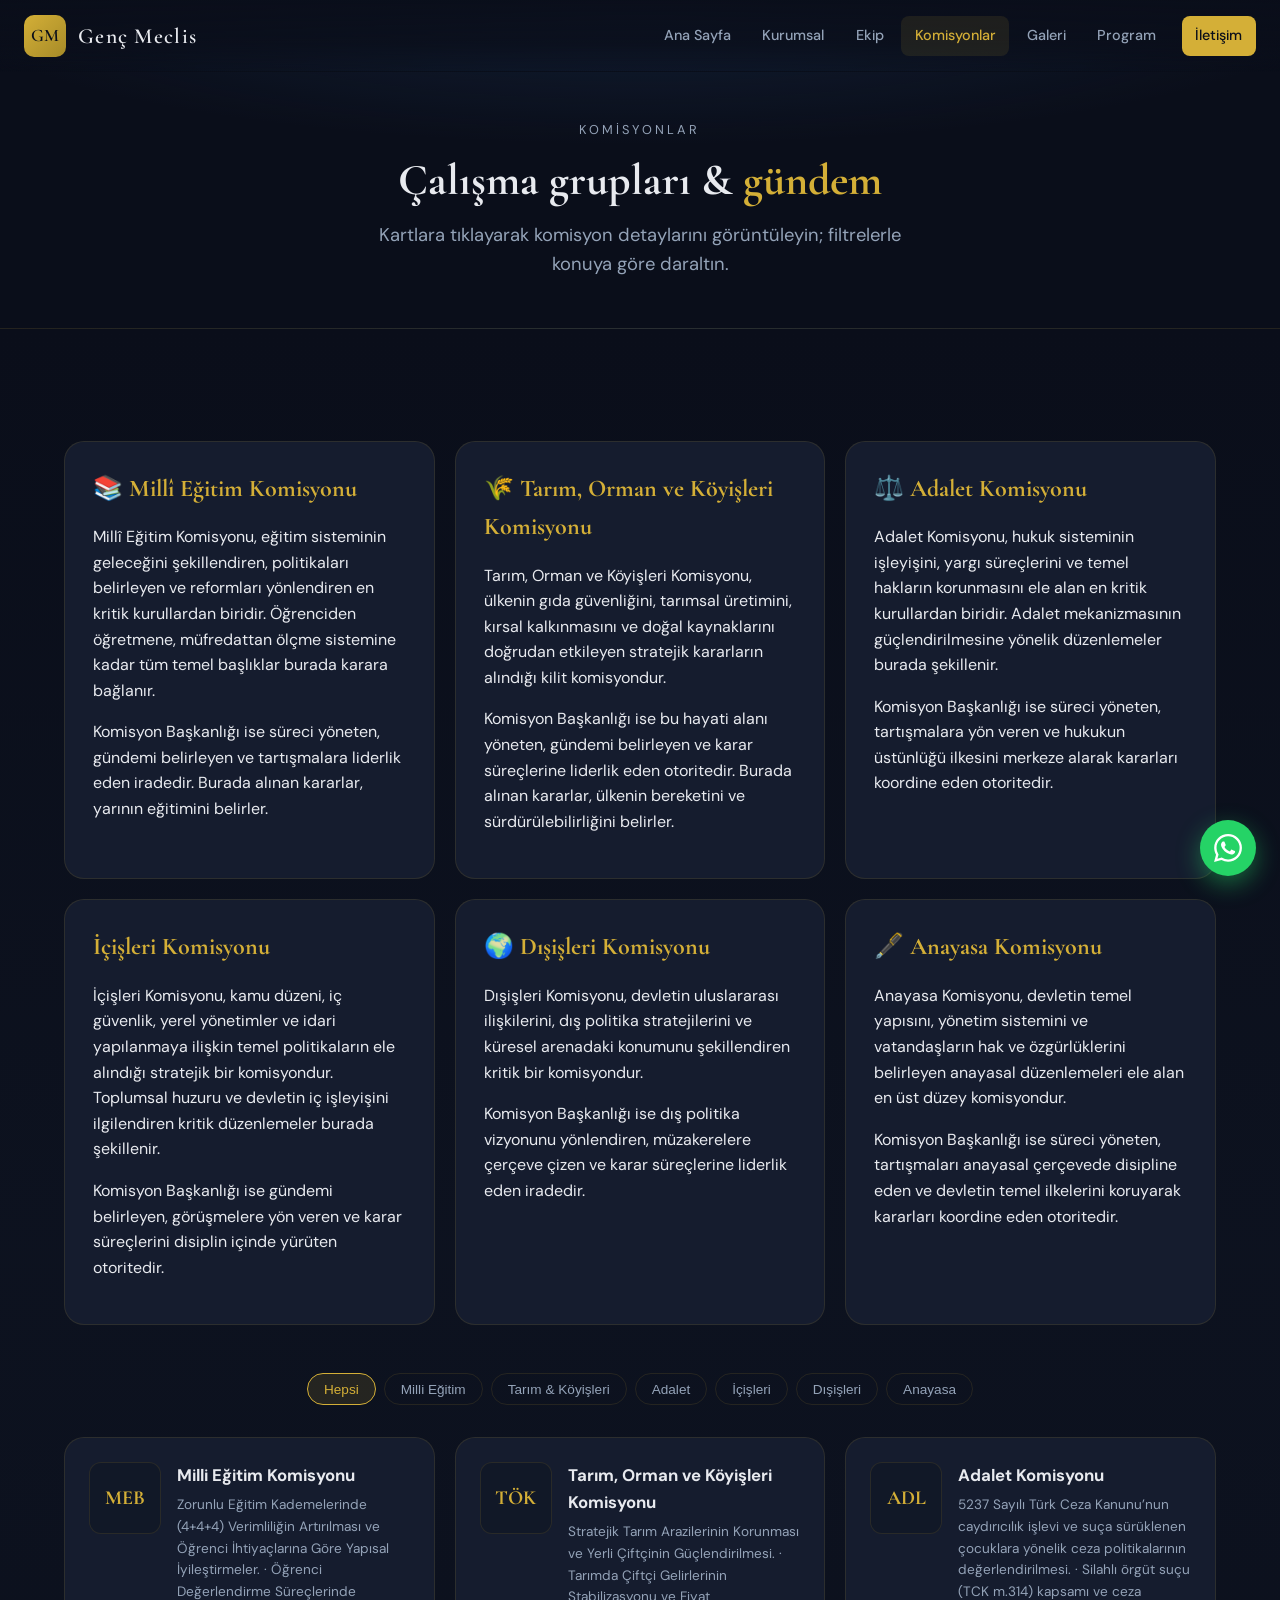
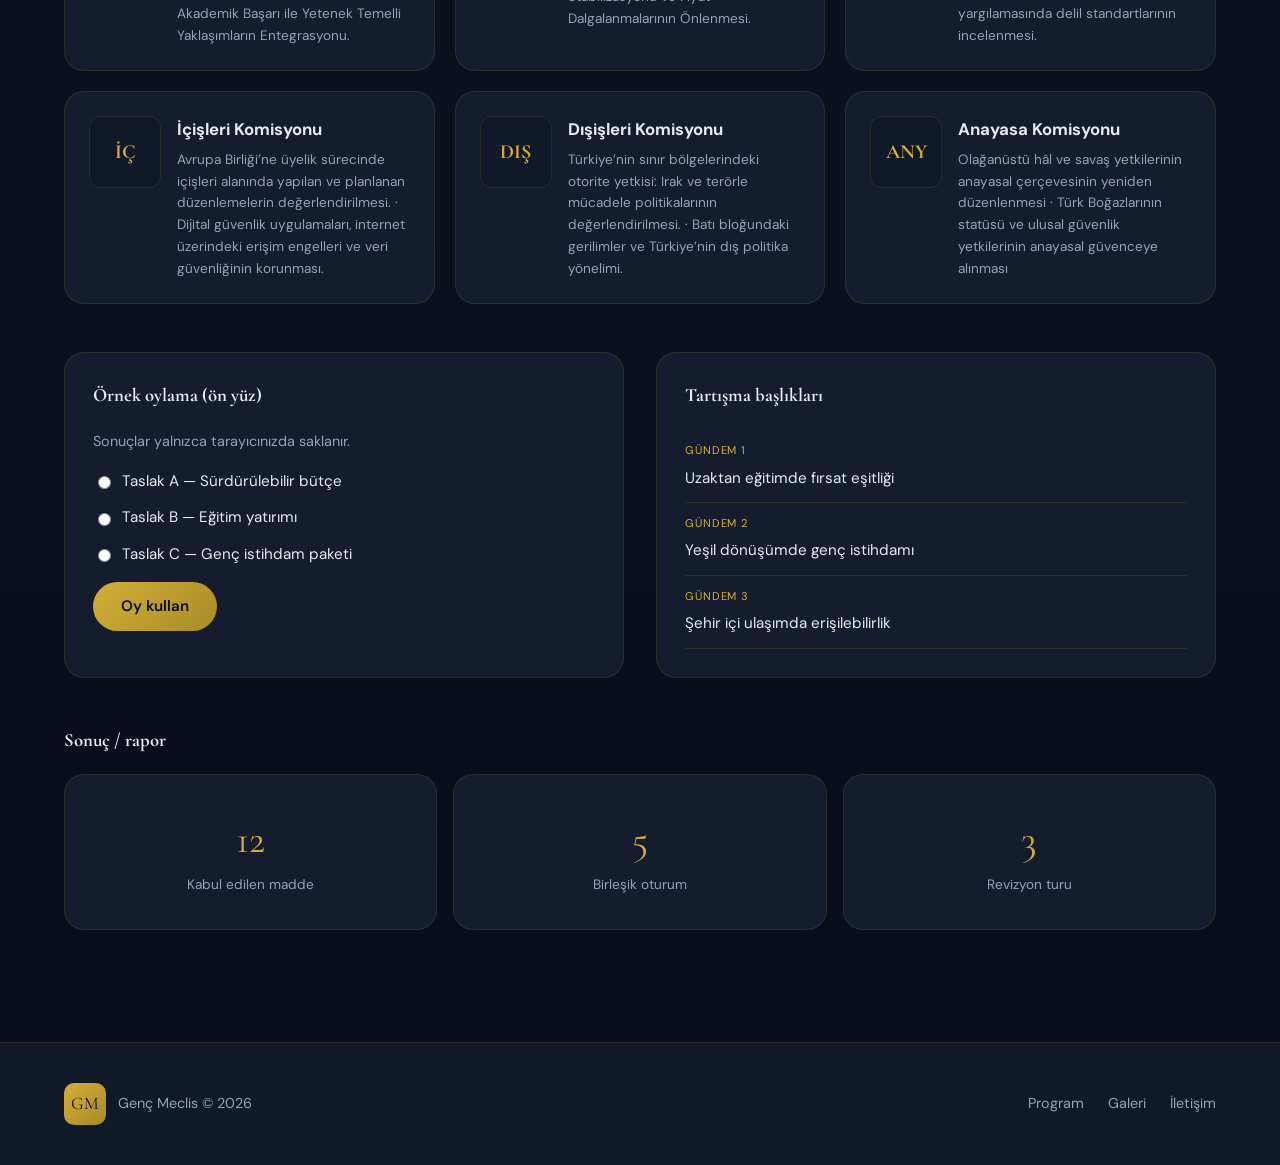
<file: commissions.html>
<!DOCTYPE html>
<html lang="tr">
<head>
  <meta charset="UTF-8">
  <meta name="viewport" content="width=device-width, initial-scale=1.0">
  <meta name="description" content="Komisyonlar, gündem ve demo oylama — Genç Meclis Simülasyonu.">
  <title>Komisyonlar | Genç Meclis Simülasyonu Programı</title>
  <link rel="preconnect" href="https://fonts.googleapis.com">
  <link rel="preconnect" href="https://fonts.gstatic.com" crossorigin>
  <link href="https://fonts.googleapis.com/css2?family=Cormorant+Garamond:ital,wght@0,400;0,600;0,700;1,400&family=DM+Sans:ital,opsz,wght@0,9..40,300;0,9..40,400;0,9..40,500;0,9..40,600;0,9..40,700;1,9..40,400&display=swap" rel="stylesheet">
  <link rel="stylesheet" href="css/style.css">
</head>
<body data-page="commissions">
  <div id="page-loader" class="page-loader" aria-hidden="true">
    <div class="loader-inner"><div class="loader-emblem"></div><p class="loader-text">Genç Meclis</p><div class="loader-bar"><span class="loader-bar-fill"></span></div></div>
  </div>
  <a href="#main-content" class="skip-link">İçeriğe geç</a>
  <div class="site-top" id="site-header">
    <div class="site-top__bg" aria-hidden="true"></div>
    <div class="header-inner">
      <a href="index.html" class="logo-link"><span class="logo-mark">GM</span><span class="logo-text">Genç Meclis</span></a>
      <button type="button" class="nav-toggle" id="nav-toggle" aria-expanded="false" aria-controls="primary-nav" aria-label="Menü"><span></span><span></span><span></span></button>
      <nav class="primary-nav" id="primary-nav" aria-label="Ana menü">
        <ul>
          <li><a href="index.html" class="nav-link">Ana Sayfa</a></li>
          <li><a href="about.html" class="nav-link">Kurumsal</a></li>
          <li><a href="team.html" class="nav-link">Ekip</a></li>
          <li><a href="commissions.html" class="nav-link is-active" aria-current="page">Komisyonlar</a></li>
          <li><a href="gallery.html" class="nav-link">Galeri</a></li>
          <li><a href="program.html" class="nav-link">Program</a></li>
          <li><a href="contact.html" class="nav-link nav-cta">İletişim</a></li>
        </ul>
      </nav>
    </div>
  </div>
  <div class="nav-backdrop" id="nav-backdrop" aria-hidden="true"></div>

  <main id="main-content">
    <section class="page-hero">
      <p class="hero-kicker">Komisyonlar</p>
      <h1 class="hero-title">Çalışma grupları &amp; <span class="gold">gündem</span></h1>
      <p class="hero-subtitle">Kartlara tıklayarak komisyon detaylarını görüntüleyin; filtrelerle konuya göre daraltın.</p>
    </section>

    <section class="section commissions-section">
      <div class="container">
        <div class="vm-grid reveal">
          <article class="vm-card">
            <h3>📚 Millî Eğitim Komisyonu</h3>
            <p>Millî Eğitim Komisyonu, eğitim sisteminin geleceğini şekillendiren, politikaları belirleyen ve reformları yönlendiren en kritik kurullardan biridir. Öğrenciden öğretmene, müfredattan ölçme sistemine kadar tüm temel başlıklar burada karara bağlanır.</p>
            <p>Komisyon Başkanlığı ise süreci yöneten, gündemi belirleyen ve tartışmalara liderlik eden iradedir. Burada alınan kararlar, yarının eğitimini belirler.</p>
          </article>
          <article class="vm-card">
            <h3>🌾 Tarım, Orman ve Köyişleri Komisyonu</h3>
            <p>Tarım, Orman ve Köyişleri Komisyonu, ülkenin gıda güvenliğini, tarımsal üretimini, kırsal kalkınmasını ve doğal kaynaklarını doğrudan etkileyen stratejik kararların alındığı kilit komisyondur.</p>
            <p>Komisyon Başkanlığı ise bu hayati alanı yöneten, gündemi belirleyen ve karar süreçlerine liderlik eden otoritedir. Burada alınan kararlar, ülkenin bereketini ve sürdürülebilirliğini belirler.</p>
          </article>
          <article class="vm-card">
            <h3>⚖️ Adalet Komisyonu</h3>
            <p>Adalet Komisyonu, hukuk sisteminin işleyişini, yargı süreçlerini ve temel hakların korunmasını ele alan en kritik kurullardan biridir. Adalet mekanizmasının güçlendirilmesine yönelik düzenlemeler burada şekillenir.</p>
            <p>Komisyon Başkanlığı ise süreci yöneten, tartışmalara yön veren ve hukukun üstünlüğü ilkesini merkeze alarak kararları koordine eden otoritedir.</p>
          </article>
          <article class="vm-card">
            <h3>İçişleri Komisyonu</h3>
            <p>İçişleri Komisyonu, kamu düzeni, iç güvenlik, yerel yönetimler ve idari yapılanmaya ilişkin temel politikaların ele alındığı stratejik bir komisyondur. Toplumsal huzuru ve devletin iç işleyişini ilgilendiren kritik düzenlemeler burada şekillenir.</p>
            <p>Komisyon Başkanlığı ise gündemi belirleyen, görüşmelere yön veren ve karar süreçlerini disiplin içinde yürüten otoritedir.</p>
          </article>
          <article class="vm-card">
            <h3>🌍 Dışişleri Komisyonu</h3>
            <p>Dışişleri Komisyonu, devletin uluslararası ilişkilerini, dış politika stratejilerini ve küresel arenadaki konumunu şekillendiren kritik bir komisyondur.</p>
            <p>Komisyon Başkanlığı ise dış politika vizyonunu yönlendiren, müzakerelere çerçeve çizen ve karar süreçlerine liderlik eden iradedir.</p>
          </article>
          <article class="vm-card">
            <h3>🖋️ Anayasa Komisyonu</h3>
            <p>Anayasa Komisyonu, devletin temel yapısını, yönetim sistemini ve vatandaşların hak ve özgürlüklerini belirleyen anayasal düzenlemeleri ele alan en üst düzey komisyondur.</p>
            <p>Komisyon Başkanlığı ise süreci yöneten, tartışmaları anayasal çerçevede disipline eden ve devletin temel ilkelerini koruyarak kararları koordine eden otoritedir.</p>
          </article>
        </div>

        <div class="commission-filters reveal">
          <button type="button" class="chip active" data-comm-filter="all">Hepsi</button>
          <button type="button" class="chip" data-comm-filter="meb">Milli Eğitim</button>
          <button type="button" class="chip" data-comm-filter="tarim">Tarım &amp; Köyişleri</button>
          <button type="button" class="chip" data-comm-filter="adalet">Adalet</button>
          <button type="button" class="chip" data-comm-filter="icisleri">İçişleri</button>
          <button type="button" class="chip" data-comm-filter="disisleri">Dışişleri</button>
          <button type="button" class="chip" data-comm-filter="anayasa">Anayasa</button>
        </div>
        <div class="commission-grid" id="commission-grid"></div>

        <div class="comm-extra reveal">
          <div class="voting-panel">
            <h3>Örnek oylama (ön yüz)</h3>
            <p class="muted">Sonuçlar yalnızca tarayıcınızda saklanır.</p>
            <div class="vote-options" id="vote-options">
              <label><input type="radio" name="demo-vote" value="A"> Taslak A — Sürdürülebilir bütçe</label>
              <label><input type="radio" name="demo-vote" value="B"> Taslak B — Eğitim yatırımı</label>
              <label><input type="radio" name="demo-vote" value="C"> Taslak C — Genç istihdam paketi</label>
            </div>
            <button type="button" class="btn btn-primary" id="submit-vote">Oy kullan</button>
            <p class="vote-result" id="vote-result" aria-live="polite"></p>
          </div>
          <div class="discussion-panel">
            <h3>Tartışma başlıkları</h3>
            <ul class="topic-list">
              <li><span class="topic-pill">Gündem 1</span> Uzaktan eğitimde fırsat eşitliği</li>
              <li><span class="topic-pill">Gündem 2</span> Yeşil dönüşümde genç istihdamı</li>
              <li><span class="topic-pill">Gündem 3</span> Şehir içi ulaşımda erişilebilirlik</li>
            </ul>
          </div>
        </div>

        <div class="results-block reveal">
          <h3>Sonuç / rapor</h3>
          <div class="results-grid">
            <div class="result-card"><span class="result-stat">12</span><span class="result-label">Kabul edilen madde</span></div>
            <div class="result-card"><span class="result-stat">5</span><span class="result-label">Birleşik oturum</span></div>
            <div class="result-card"><span class="result-stat">3</span><span class="result-label">Revizyon turu</span></div>
          </div>
        </div>
      </div>
    </section>
  </main>

  <footer class="site-footer">
    <div class="container footer-inner">
      <div class="footer-brand"><span class="logo-mark">GM</span><span>Genç Meclis © <span id="year"></span></span></div>
      <nav class="footer-nav"><a href="program.html">Program</a><a href="gallery.html">Galeri</a><a href="contact.html">İletişim</a></nav>
    </div>
  </footer>
  <a href="https://wa.me/905551234567" class="whatsapp-float" target="_blank" rel="noopener noreferrer" aria-label="WhatsApp"><svg width="28" height="28" viewBox="0 0 24 24" fill="currentColor" aria-hidden="true"><path d="M17.472 14.382c-.297-.149-1.758-.867-2.03-.967-.273-.099-.471-.148-.67.15-.197.297-.767.966-.94 1.164-.173.199-.347.223-.644.075-.297-.15-1.255-.463-2.39-1.475-.883-.788-1.48-1.761-1.653-2.059-.173-.297-.018-.458.13-.606.134-.133.298-.347.446-.52.149-.174.198-.298.298-.497.099-.198.05-.371-.025-.52-.075-.149-.669-1.612-.916-2.207-.242-.579-.487-.5-.669-.51-.173-.008-.371-.01-.57-.01-.198 0-.52.074-.792.372-.272.297-1.04 1.016-1.04 2.479 0 1.462 1.065 2.875 1.213 3.074.149.198 2.096 3.2 5.077 4.487.709.306 1.262.489 1.694.625.712.227 1.36.195 1.871.118.571-.085 1.758-.719 2.006-1.413.248-.694.248-1.289.173-1.413-.074-.124-.272-.198-.57-.347m-5.421 7.403h-.004a9.87 9.87 0 01-5.031-1.378l-.361-.214-3.741.982.998-3.648-.235-.374a9.86 9.86 0 01-1.51-5.26c.001-5.45 4.436-9.884 9.888-9.884 2.64 0 5.122 1.03 6.988 2.898a9.825 9.825 0 012.893 6.994c-.003 5.45-4.435 9.884-9.885 9.884m8.413-18.297A11.815 11.815 0 0012.05 0C5.495 0 .16 5.335.157 11.892c0 2.096.547 4.142 1.588 5.945L.057 24l6.305-1.654a11.882 11.882 0 005.683 1.448h.005c6.554 0 11.89-5.335 11.893-11.893a11.821 11.821 0 00-3.48-8.413z"/></svg></a>

  <div class="modal-root" id="modal-root" aria-hidden="true">
    <div class="modal-backdrop" data-close-modal></div>
    <div class="modal-dialog" role="dialog" aria-modal="true" aria-labelledby="modal-title">
      <button type="button" class="modal-close" data-close-modal aria-label="Kapat">&times;</button>
      <h2 id="modal-title" class="modal-title"></h2>
      <div class="modal-body" id="modal-body"></div>
    </div>
  </div>
  <script src="js/script.js" defer></script>
</body>
</html>
</file>
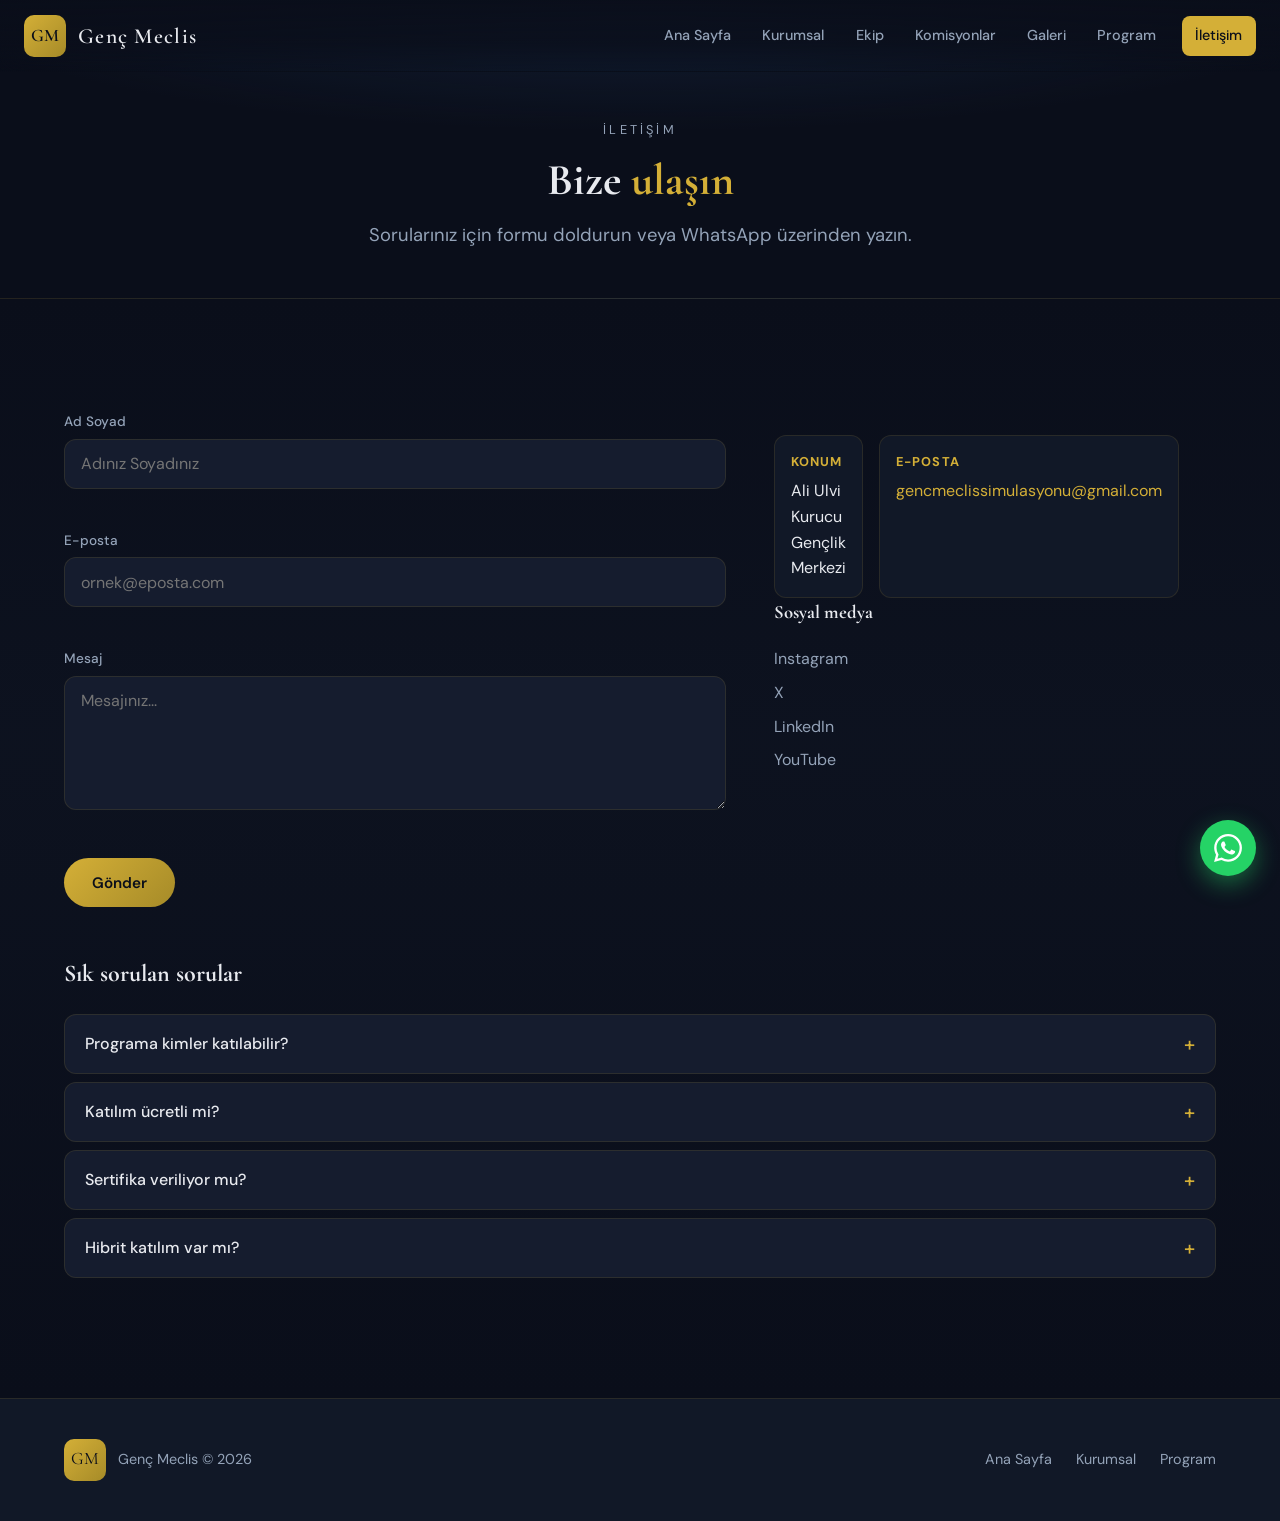
<file: contact.html>
<!DOCTYPE html>
<html lang="tr">
<head>
  <meta charset="UTF-8">
  <meta name="viewport" content="width=device-width, initial-scale=1.0">
  <meta name="description" content="İletişim formu ve SSS — Genç Meclis Simülasyonu.">
  <title>İletişim | Genç Meclis Simülasyonu Programı</title>
  <link rel="preconnect" href="https://fonts.googleapis.com">
  <link rel="preconnect" href="https://fonts.gstatic.com" crossorigin>
  <link href="https://fonts.googleapis.com/css2?family=Cormorant+Garamond:ital,wght@0,400;0,600;0,700;1,400&family=DM+Sans:ital,opsz,wght@0,9..40,300;0,9..40,400;0,9..40,500;0,9..40,600;0,9..40,700;1,9..40,400&display=swap" rel="stylesheet">
  <link rel="stylesheet" href="css/style.css">
</head>
<body data-page="contact">
  <div id="page-loader" class="page-loader" aria-hidden="true">
    <div class="loader-inner"><div class="loader-emblem"></div><p class="loader-text">Genç Meclis</p><div class="loader-bar"><span class="loader-bar-fill"></span></div></div>
  </div>
  <a href="#main-content" class="skip-link">İçeriğe geç</a>
  <div class="site-top" id="site-header">
    <div class="site-top__bg" aria-hidden="true"></div>
    <div class="header-inner">
      <a href="index.html" class="logo-link"><span class="logo-mark">GM</span><span class="logo-text">Genç Meclis</span></a>
      <button type="button" class="nav-toggle" id="nav-toggle" aria-expanded="false" aria-controls="primary-nav" aria-label="Menü"><span></span><span></span><span></span></button>
      <nav class="primary-nav" id="primary-nav" aria-label="Ana menü">
        <ul>
          <li><a href="index.html" class="nav-link">Ana Sayfa</a></li>
          <li><a href="about.html" class="nav-link">Kurumsal</a></li>
          <li><a href="team.html" class="nav-link">Ekip</a></li>
          <li><a href="commissions.html" class="nav-link">Komisyonlar</a></li>
          <li><a href="gallery.html" class="nav-link">Galeri</a></li>
          <li><a href="program.html" class="nav-link">Program</a></li>
          <li><a href="contact.html" class="nav-link nav-cta is-active" aria-current="page">İletişim</a></li>
        </ul>
      </nav>
    </div>
  </div>
  <div class="nav-backdrop" id="nav-backdrop" aria-hidden="true"></div>

  <main id="main-content">
    <section class="page-hero">
      <p class="hero-kicker">İletişim</p>
      <h1 class="hero-title">Bize <span class="gold">ulaşın</span></h1>
      <p class="hero-subtitle">Sorularınız için formu doldurun veya WhatsApp üzerinden yazın.</p>
    </section>

    <section class="section contact-section">
      <div class="container">
        <div class="contact-grid reveal">
          <form class="contact-form" id="contact-form" novalidate>
            <div class="form-row">
              <label for="name">Ad Soyad</label>
              <input type="text" id="name" name="name" autocomplete="name" required minlength="2" placeholder="Adınız Soyadınız">
              <span class="field-error" id="name-error"></span>
            </div>
            <div class="form-row">
              <label for="email">E-posta</label>
              <input type="email" id="email" name="email" autocomplete="email" required placeholder="ornek@eposta.com">
              <span class="field-error" id="email-error"></span>
            </div>
            <div class="form-row">
              <label for="message">Mesaj</label>
              <textarea id="message" name="message" rows="5" required minlength="10" placeholder="Mesajınız..."></textarea>
              <span class="field-error" id="message-error"></span>
            </div>
            <button type="submit" class="btn btn-primary">Gönder</button>
            <p class="form-success" id="form-success" hidden role="status">Teşekkürler! Mesajınız alındı (demo).</p>
          </form>
          <div class="contact-side">
            <div class="program-meta">
              <div class="program-meta-item">
                <strong>Konum</strong>
                <span>Ali Ulvi Kurucu Gençlik Merkezi</span>
              </div>
              <div class="program-meta-item">
                <strong>E-posta</strong>
                <span><a href="mailto:gencmeclissimulasyonu@gmail.com">gencmeclissimulasyonu@gmail.com</a></span>
              </div>
            </div>
            <div class="social-block">
              <h3>Sosyal medya</h3>
              <ul class="social-links">
                <li><a href="https://instagram.com" target="_blank" rel="noopener noreferrer">Instagram</a></li>
                <li><a href="https://twitter.com" target="_blank" rel="noopener noreferrer">X</a></li>
                <li><a href="https://linkedin.com" target="_blank" rel="noopener noreferrer">LinkedIn</a></li>
                <li><a href="https://youtube.com" target="_blank" rel="noopener noreferrer">YouTube</a></li>
              </ul>
            </div>
          </div>
        </div>

        <div class="faq reveal">
          <h3 class="subsection-title">Sık sorulan sorular</h3>
          <div class="accordion" id="faq-accordion"></div>
        </div>
      </div>
    </section>
  </main>

  <footer class="site-footer">
    <div class="container footer-inner">
      <div class="footer-brand"><span class="logo-mark">GM</span><span>Genç Meclis © <span id="year"></span></span></div>
      <nav class="footer-nav"><a href="index.html">Ana Sayfa</a><a href="about.html">Kurumsal</a><a href="program.html">Program</a></nav>
    </div>
  </footer>
  <a href="https://wa.me/905551234567" class="whatsapp-float" target="_blank" rel="noopener noreferrer" aria-label="WhatsApp"><svg width="28" height="28" viewBox="0 0 24 24" fill="currentColor" aria-hidden="true"><path d="M17.472 14.382c-.297-.149-1.758-.867-2.03-.967-.273-.099-.471-.148-.67.15-.197.297-.767.966-.94 1.164-.173.199-.347.223-.644.075-.297-.15-1.255-.463-2.39-1.475-.883-.788-1.48-1.761-1.653-2.059-.173-.297-.018-.458.13-.606.134-.133.298-.347.446-.52.149-.174.198-.298.298-.497.099-.198.05-.371-.025-.52-.075-.149-.669-1.612-.916-2.207-.242-.579-.487-.5-.669-.51-.173-.008-.371-.01-.57-.01-.198 0-.52.074-.792.372-.272.297-1.04 1.016-1.04 2.479 0 1.462 1.065 2.875 1.213 3.074.149.198 2.096 3.2 5.077 4.487.709.306 1.262.489 1.694.625.712.227 1.36.195 1.871.118.571-.085 1.758-.719 2.006-1.413.248-.694.248-1.289.173-1.413-.074-.124-.272-.198-.57-.347m-5.421 7.403h-.004a9.87 9.87 0 01-5.031-1.378l-.361-.214-3.741.982.998-3.648-.235-.374a9.86 9.86 0 01-1.51-5.26c.001-5.45 4.436-9.884 9.888-9.884 2.64 0 5.122 1.03 6.988 2.898a9.825 9.825 0 012.893 6.994c-.003 5.45-4.435 9.884-9.885 9.884m8.413-18.297A11.815 11.815 0 0012.05 0C5.495 0 .16 5.335.157 11.892c0 2.096.547 4.142 1.588 5.945L.057 24l6.305-1.654a11.882 11.882 0 005.683 1.448h.005c6.554 0 11.89-5.335 11.893-11.893a11.821 11.821 0 00-3.48-8.413z"/></svg></a>
  <script src="js/script.js" defer></script>
</body>
</html>
</file>
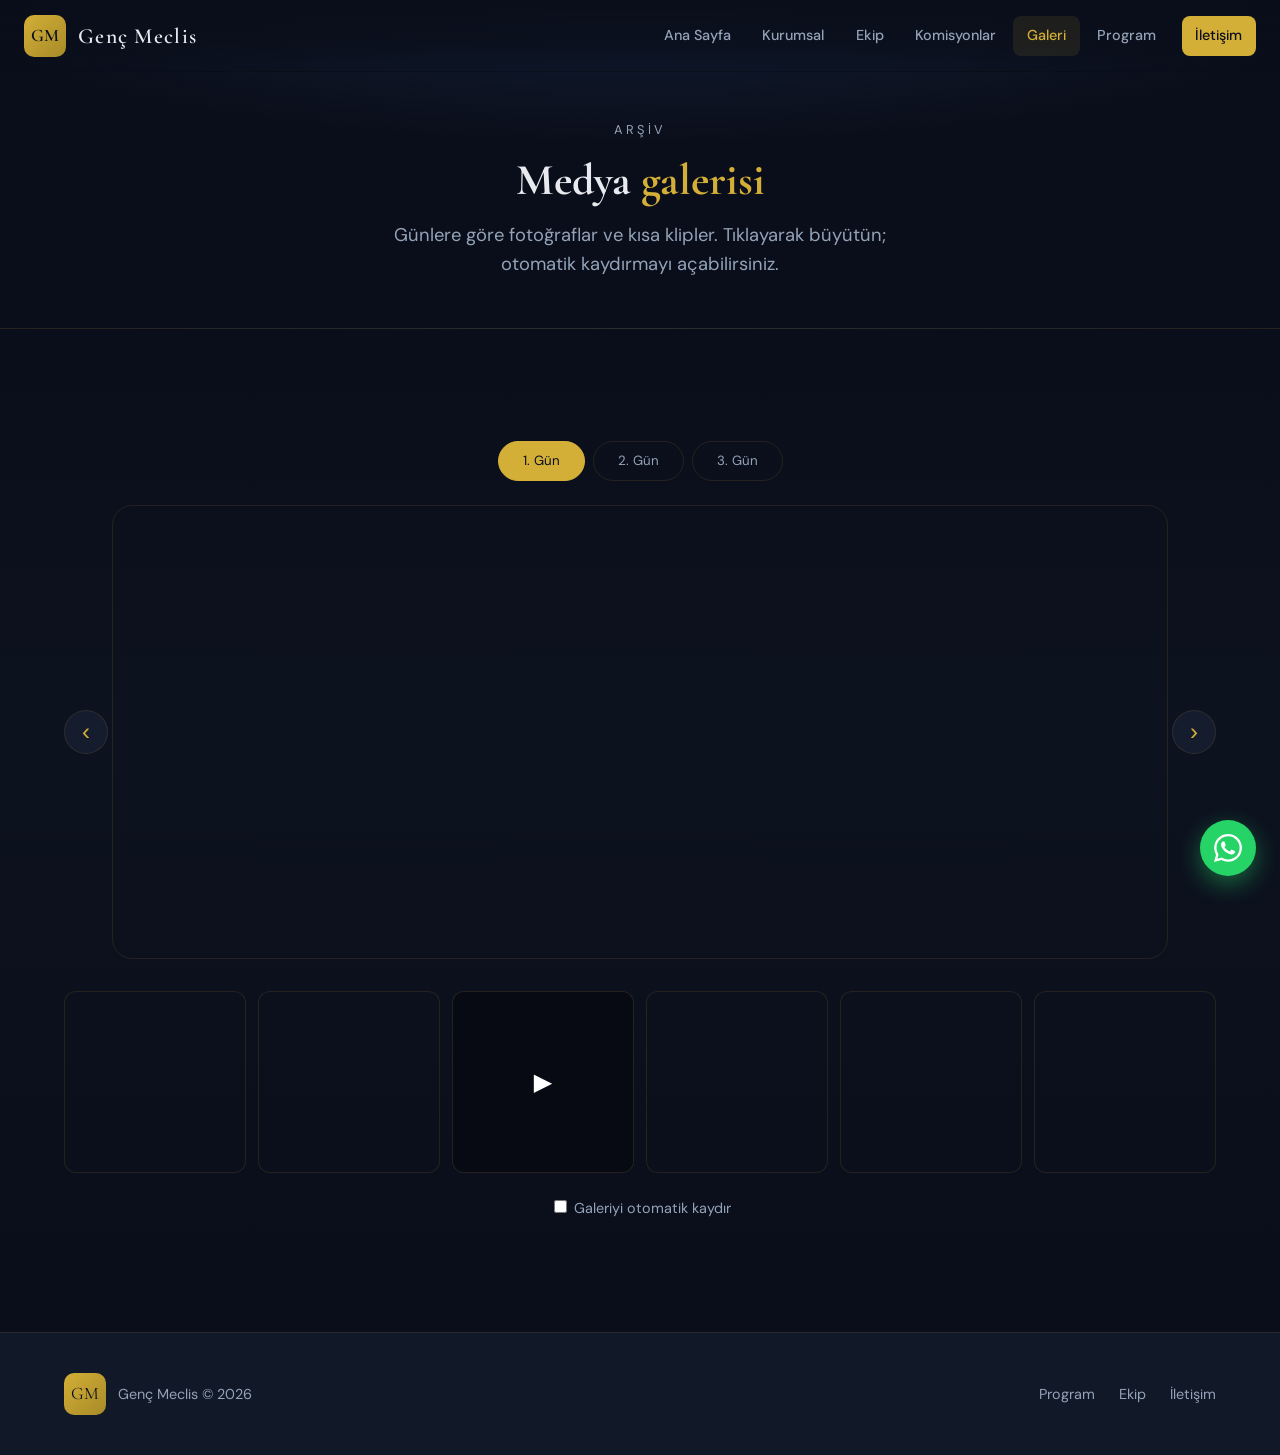
<file: gallery.html>
<!DOCTYPE html>
<html lang="tr">
<head>
  <meta charset="UTF-8">
  <meta name="viewport" content="width=device-width, initial-scale=1.0">
  <meta name="description" content="Fotoğraf ve video arşivi — Genç Meclis Simülasyonu.">
  <title>Galeri | Genç Meclis Simülasyonu Programı</title>
  <link rel="preconnect" href="https://fonts.googleapis.com">
  <link rel="preconnect" href="https://fonts.gstatic.com" crossorigin>
  <link href="https://fonts.googleapis.com/css2?family=Cormorant+Garamond:ital,wght@0,400;0,600;0,700;1,400&family=DM+Sans:ital,opsz,wght@0,9..40,300;0,9..40,400;0,9..40,500;0,9..40,600;0,9..40,700;1,9..40,400&display=swap" rel="stylesheet">
  <link rel="stylesheet" href="css/style.css">
</head>
<body data-page="gallery">
  <div id="page-loader" class="page-loader" aria-hidden="true">
    <div class="loader-inner"><div class="loader-emblem"></div><p class="loader-text">Genç Meclis</p><div class="loader-bar"><span class="loader-bar-fill"></span></div></div>
  </div>
  <a href="#main-content" class="skip-link">İçeriğe geç</a>
  <div class="site-top" id="site-header">
    <div class="site-top__bg" aria-hidden="true"></div>
    <div class="header-inner">
      <a href="index.html" class="logo-link"><span class="logo-mark">GM</span><span class="logo-text">Genç Meclis</span></a>
      <button type="button" class="nav-toggle" id="nav-toggle" aria-expanded="false" aria-controls="primary-nav" aria-label="Menü"><span></span><span></span><span></span></button>
      <nav class="primary-nav" id="primary-nav" aria-label="Ana menü">
        <ul>
          <li><a href="index.html" class="nav-link">Ana Sayfa</a></li>
          <li><a href="about.html" class="nav-link">Kurumsal</a></li>
          <li><a href="team.html" class="nav-link">Ekip</a></li>
          <li><a href="commissions.html" class="nav-link">Komisyonlar</a></li>
          <li><a href="gallery.html" class="nav-link is-active" aria-current="page">Galeri</a></li>
          <li><a href="program.html" class="nav-link">Program</a></li>
          <li><a href="contact.html" class="nav-link nav-cta">İletişim</a></li>
        </ul>
      </nav>
    </div>
  </div>
  <div class="nav-backdrop" id="nav-backdrop" aria-hidden="true"></div>

  <main id="main-content">
    <section class="page-hero">
      <p class="hero-kicker">Arşiv</p>
      <h1 class="hero-title">Medya <span class="gold">galerisi</span></h1>
      <p class="hero-subtitle">Günlere göre fotoğraflar ve kısa klipler. Tıklayarak büyütün; otomatik kaydırmayı açabilirsiniz.</p>
    </section>

    <section class="section gallery-section">
      <div class="container">
        <div class="gallery-tabs reveal" role="tablist">
          <button type="button" class="gallery-tab active" data-day="1" role="tab" aria-selected="true">1. Gün</button>
          <button type="button" class="gallery-tab" data-day="2" role="tab" aria-selected="false">2. Gün</button>
          <button type="button" class="gallery-tab" data-day="3" role="tab" aria-selected="false">3. Gün</button>
        </div>
        <div class="gallery-carousel reveal">
          <button type="button" class="carousel-btn prev" id="gallery-carousel-prev" aria-label="Önceki">‹</button>
          <div class="gallery-carousel-viewport" id="gallery-carousel-viewport"></div>
          <button type="button" class="carousel-btn next" id="gallery-carousel-next" aria-label="Sonraki">›</button>
        </div>
        <div class="gallery-grid" id="gallery-grid"></div>
        <div class="gallery-autoscroll reveal">
          <label><input type="checkbox" id="gallery-autoscroll"> Galeriyi otomatik kaydır</label>
        </div>
      </div>
    </section>
  </main>

  <footer class="site-footer">
    <div class="container footer-inner">
      <div class="footer-brand"><span class="logo-mark">GM</span><span>Genç Meclis © <span id="year"></span></span></div>
      <nav class="footer-nav"><a href="program.html">Program</a><a href="team.html">Ekip</a><a href="contact.html">İletişim</a></nav>
    </div>
  </footer>
  <a href="https://wa.me/905551234567" class="whatsapp-float" target="_blank" rel="noopener noreferrer" aria-label="WhatsApp"><svg width="28" height="28" viewBox="0 0 24 24" fill="currentColor" aria-hidden="true"><path d="M17.472 14.382c-.297-.149-1.758-.867-2.03-.967-.273-.099-.471-.148-.67.15-.197.297-.767.966-.94 1.164-.173.199-.347.223-.644.075-.297-.15-1.255-.463-2.39-1.475-.883-.788-1.48-1.761-1.653-2.059-.173-.297-.018-.458.13-.606.134-.133.298-.347.446-.52.149-.174.198-.298.298-.497.099-.198.05-.371-.025-.52-.075-.149-.669-1.612-.916-2.207-.242-.579-.487-.5-.669-.51-.173-.008-.371-.01-.57-.01-.198 0-.52.074-.792.372-.272.297-1.04 1.016-1.04 2.479 0 1.462 1.065 2.875 1.213 3.074.149.198 2.096 3.2 5.077 4.487.709.306 1.262.489 1.694.625.712.227 1.36.195 1.871.118.571-.085 1.758-.719 2.006-1.413.248-.694.248-1.289.173-1.413-.074-.124-.272-.198-.57-.347m-5.421 7.403h-.004a9.87 9.87 0 01-5.031-1.378l-.361-.214-3.741.982.998-3.648-.235-.374a9.86 9.86 0 01-1.51-5.26c.001-5.45 4.436-9.884 9.888-9.884 2.64 0 5.122 1.03 6.988 2.898a9.825 9.825 0 012.893 6.994c-.003 5.45-4.435 9.884-9.885 9.884m8.413-18.297A11.815 11.815 0 0012.05 0C5.495 0 .16 5.335.157 11.892c0 2.096.547 4.142 1.588 5.945L.057 24l6.305-1.654a11.882 11.882 0 005.683 1.448h.005c6.554 0 11.89-5.335 11.893-11.893a11.821 11.821 0 00-3.48-8.413z"/></svg></a>

  <div class="modal-root lightbox" id="lightbox" aria-hidden="true">
    <div class="modal-backdrop" data-close-lightbox></div>
    <div class="lightbox-content">
      <button type="button" class="modal-close" data-close-lightbox aria-label="Kapat">&times;</button>
      <div id="lightbox-media"></div>
      <p class="lightbox-caption" id="lightbox-caption"></p>
    </div>
  </div>
  <script src="js/script.js" defer></script>
</body>
</html>
</file>
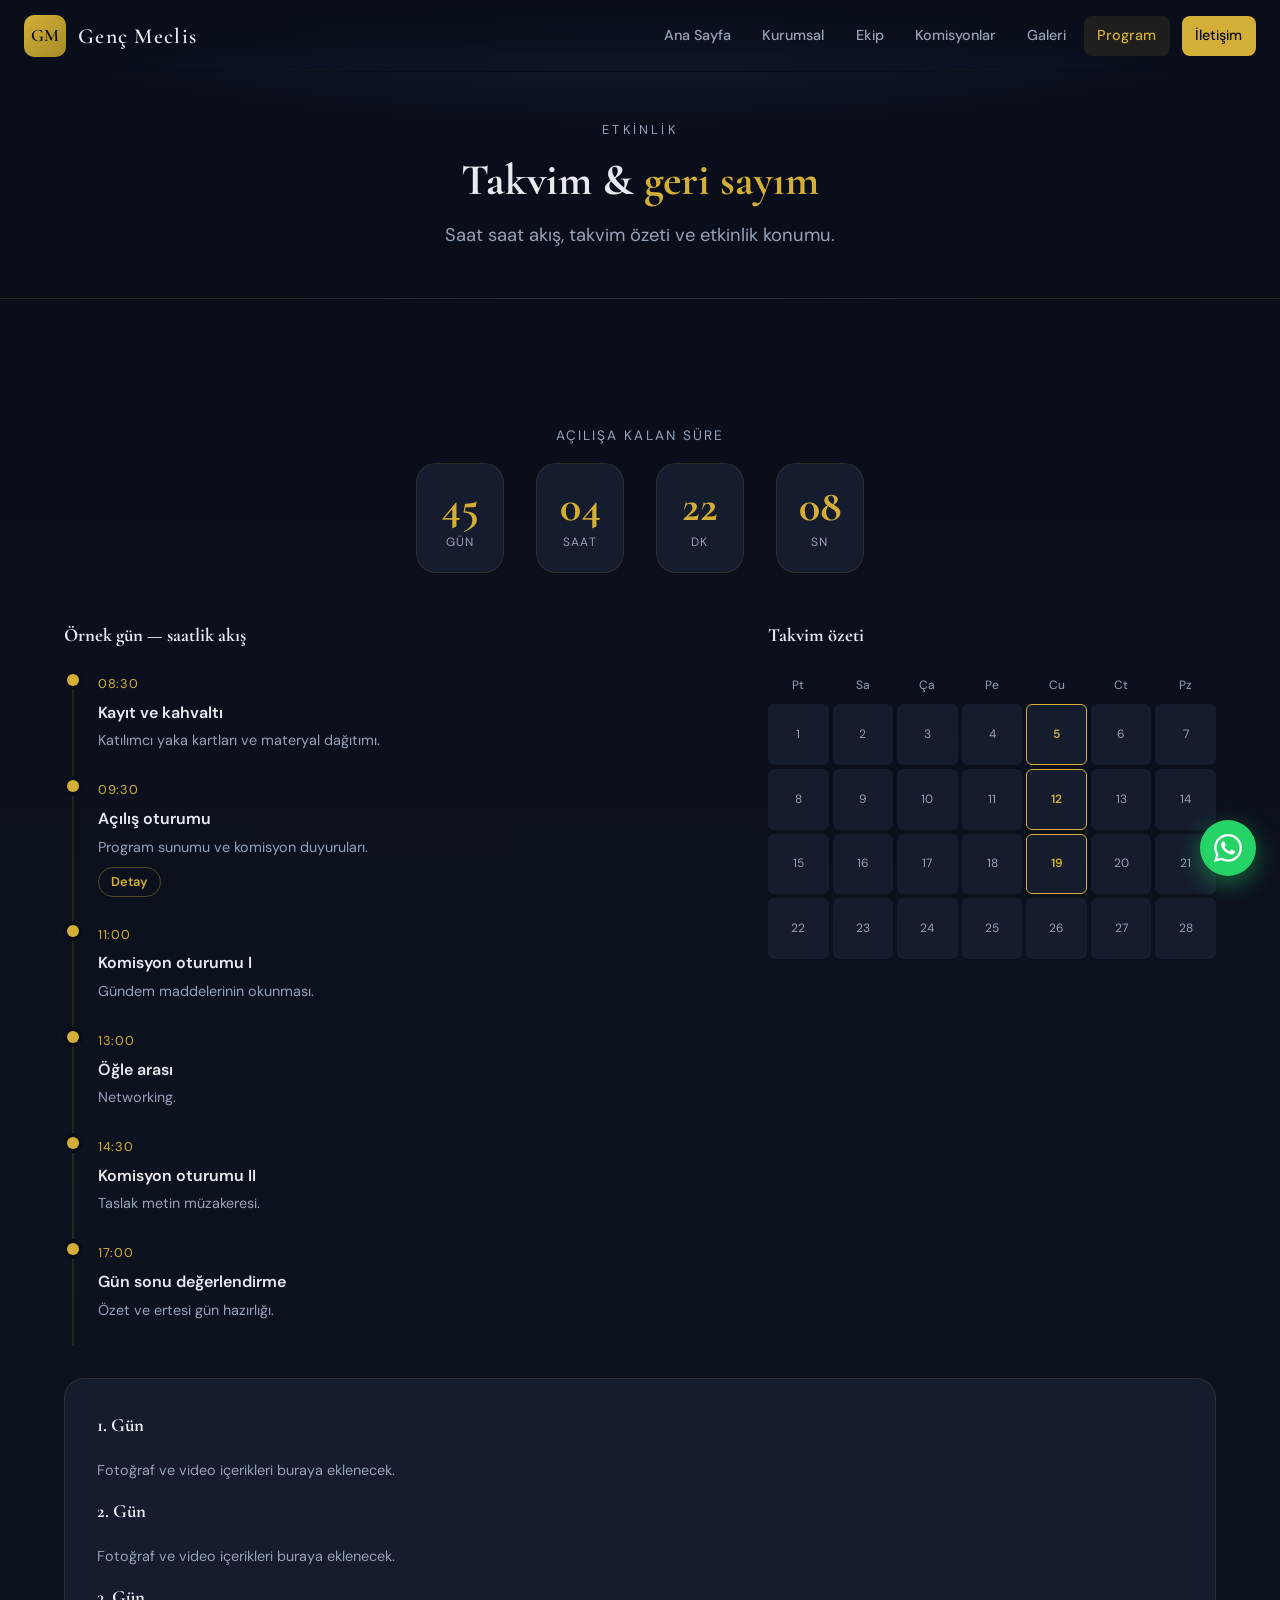
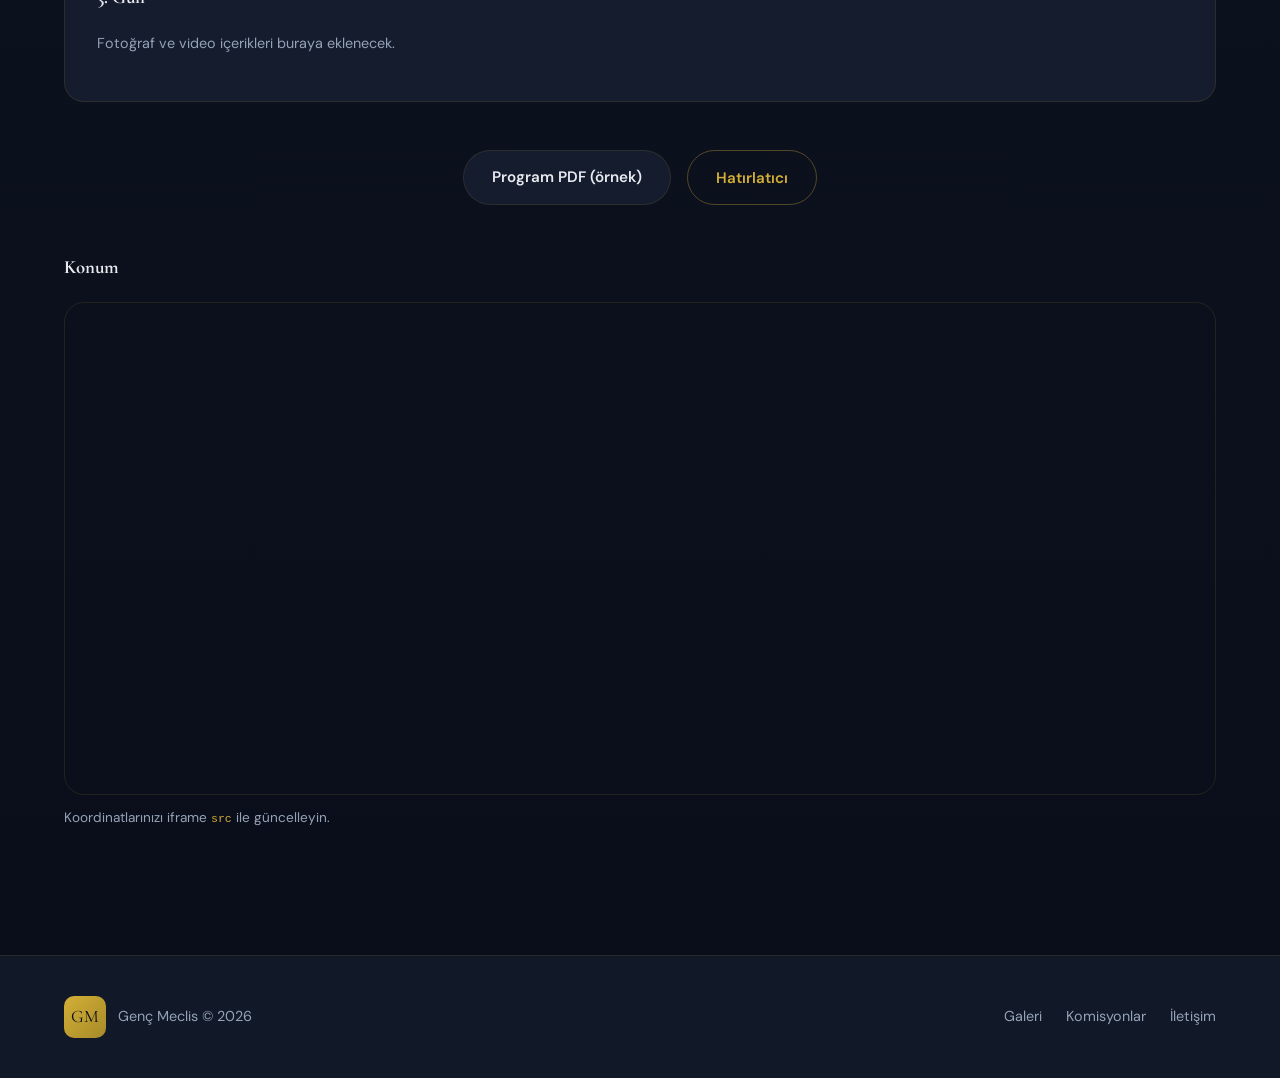
<file: program.html>
<!DOCTYPE html>
<html lang="tr">
<head>
  <meta charset="UTF-8">
  <meta name="viewport" content="width=device-width, initial-scale=1.0">
  <meta name="description" content="Etkinlik programı, geri sayım ve konum — Genç Meclis Simülasyonu.">
  <title>Program | Genç Meclis Simülasyonu</title>
  <link rel="preconnect" href="https://fonts.googleapis.com">
  <link rel="preconnect" href="https://fonts.gstatic.com" crossorigin>
  <link href="https://fonts.googleapis.com/css2?family=Cormorant+Garamond:ital,wght@0,400;0,600;0,700;1,400&family=DM+Sans:ital,opsz,wght@0,9..40,300;0,9..40,400;0,9..40,500;0,9..40,600;0,9..40,700;1,9..40,400&display=swap" rel="stylesheet">
  <link rel="stylesheet" href="css/style.css">
</head>
<body data-page="program">
  <div id="page-loader" class="page-loader" aria-hidden="true">
    <div class="loader-inner"><div class="loader-emblem"></div><p class="loader-text">Genç Meclis</p><div class="loader-bar"><span class="loader-bar-fill"></span></div></div>
  </div>
  <a href="#main-content" class="skip-link">İçeriğe geç</a>
  <div class="site-top" id="site-header">
    <div class="site-top__bg" aria-hidden="true"></div>
    <div class="header-inner">
      <a href="index.html" class="logo-link"><span class="logo-mark">GM</span><span class="logo-text">Genç Meclis</span></a>
      <button type="button" class="nav-toggle" id="nav-toggle" aria-expanded="false" aria-controls="primary-nav" aria-label="Menü"><span></span><span></span><span></span></button>
      <nav class="primary-nav" id="primary-nav" aria-label="Ana menü">
        <ul>
          <li><a href="index.html" class="nav-link">Ana Sayfa</a></li>
          <li><a href="about.html" class="nav-link">Kurumsal</a></li>
          <li><a href="team.html" class="nav-link">Ekip</a></li>
          <li><a href="commissions.html" class="nav-link">Komisyonlar</a></li>
          <li><a href="gallery.html" class="nav-link">Galeri</a></li>
          <li><a href="program.html" class="nav-link is-active" aria-current="page">Program</a></li>
          <li><a href="contact.html" class="nav-link nav-cta">İletişim</a></li>
        </ul>
      </nav>
    </div>
  </div>
  <div class="nav-backdrop" id="nav-backdrop" aria-hidden="true"></div>

  <main id="main-content">
    <section class="page-hero">
      <p class="hero-kicker">Etkinlik</p>
      <h1 class="hero-title">Takvim &amp; <span class="gold">geri sayım</span></h1>
      <p class="hero-subtitle">Saat saat akış, takvim özeti ve etkinlik konumu.</p>
    </section>

    <section class="section program-section">
      <div class="container">
        <div class="countdown-wrap reveal">
          <p class="countdown-label">Açılışa kalan süre</p>
          <div class="countdown" id="countdown" aria-live="polite">
            <div><span id="cd-days">00</span><small>Gün</small></div>
            <div><span id="cd-hours">00</span><small>Saat</small></div>
            <div><span id="cd-mins">00</span><small>Dk</small></div>
            <div><span id="cd-secs">00</span><small>Sn</small></div>
          </div>
        </div>

        <div class="program-layout reveal">
          <div class="timeline-block">
            <h3>Örnek gün — saatlik akış</h3>
            <ul class="timeline" id="event-timeline"></ul>
          </div>
          <div class="calendar-style">
            <h3>Takvim özeti</h3>
            <div class="calendar-grid" id="calendar-mini"></div>
          </div>
        </div>

        <div class="program-intro reveal">
          <h3>1. Gün</h3>
          <p class="muted">Fotoğraf ve video içerikleri buraya eklenecek.</p>
          <h3>2. Gün</h3>
          <p class="muted">Fotoğraf ve video içerikleri buraya eklenecek.</p>
          <h3>3. Gün</h3>
          <p class="muted">Fotoğraf ve video içerikleri buraya eklenecek.</p>
        </div>

        <div class="program-actions reveal">
          <a href="#" class="btn btn-secondary" id="pdf-download">Program PDF (örnek)</a>
          <button type="button" class="btn btn-ghost" id="reminder-btn">Hatırlatıcı</button>
        </div>

        <div class="map-section reveal">
          <h3>Konum</h3>
          <div class="map-placeholder">
            <iframe title="Harita" src="https://www.openstreetmap.org/export/embed.html?bbox=32.8%2C39.9%2C33.0%2C40.0&amp;layer=mapnik" loading="lazy"></iframe>
          </div>
          <p class="map-note">Koordinatlarınızı iframe <code>src</code> ile güncelleyin.</p>
        </div>
      </div>
    </section>
  </main>

  <footer class="site-footer">
    <div class="container footer-inner">
      <div class="footer-brand"><span class="logo-mark">GM</span><span>Genç Meclis © <span id="year"></span></span></div>
      <nav class="footer-nav"><a href="gallery.html">Galeri</a><a href="commissions.html">Komisyonlar</a><a href="contact.html">İletişim</a></nav>
    </div>
  </footer>
  <a href="https://wa.me/905551234567" class="whatsapp-float" target="_blank" rel="noopener noreferrer" aria-label="WhatsApp"><svg width="28" height="28" viewBox="0 0 24 24" fill="currentColor" aria-hidden="true"><path d="M17.472 14.382c-.297-.149-1.758-.867-2.03-.967-.273-.099-.471-.148-.67.15-.197.297-.767.966-.94 1.164-.173.199-.347.223-.644.075-.297-.15-1.255-.463-2.39-1.475-.883-.788-1.48-1.761-1.653-2.059-.173-.297-.018-.458.13-.606.134-.133.298-.347.446-.52.149-.174.198-.298.298-.497.099-.198.05-.371-.025-.52-.075-.149-.669-1.612-.916-2.207-.242-.579-.487-.5-.669-.51-.173-.008-.371-.01-.57-.01-.198 0-.52.074-.792.372-.272.297-1.04 1.016-1.04 2.479 0 1.462 1.065 2.875 1.213 3.074.149.198 2.096 3.2 5.077 4.487.709.306 1.262.489 1.694.625.712.227 1.36.195 1.871.118.571-.085 1.758-.719 2.006-1.413.248-.694.248-1.289.173-1.413-.074-.124-.272-.198-.57-.347m-5.421 7.403h-.004a9.87 9.87 0 01-5.031-1.378l-.361-.214-3.741.982.998-3.648-.235-.374a9.86 9.86 0 01-1.51-5.26c.001-5.45 4.436-9.884 9.888-9.884 2.64 0 5.122 1.03 6.988 2.898a9.825 9.825 0 012.893 6.994c-.003 5.45-4.435 9.884-9.885 9.884m8.413-18.297A11.815 11.815 0 0012.05 0C5.495 0 .16 5.335.157 11.892c0 2.096.547 4.142 1.588 5.945L.057 24l6.305-1.654a11.882 11.882 0 005.683 1.448h.005c6.554 0 11.89-5.335 11.893-11.893a11.821 11.821 0 00-3.48-8.413z"/></svg></a>

  <div class="modal-root" id="modal-root" aria-hidden="true">
    <div class="modal-backdrop" data-close-modal></div>
    <div class="modal-dialog" role="dialog" aria-modal="true" aria-labelledby="modal-title">
      <button type="button" class="modal-close" data-close-modal aria-label="Kapat">&times;</button>
      <h2 id="modal-title" class="modal-title"></h2>
      <div class="modal-body" id="modal-body"></div>
    </div>
  </div>
  <script src="js/script.js" defer></script>
</body>
</html>
</file>
<file: css/style.css>
/* ============================================
   Genç Meclis Simülasyonu — Premium dark theme
   ============================================ */

:root {
  --bg-deep: #0a0e1a;
  --bg-elevated: #111827;
  --bg-card: #151c2e;
  --bg-card-hover: #1a2438;
  --border-subtle: rgba(212, 175, 55, 0.12);
  --border-strong: rgba(212, 175, 55, 0.35);
  --gold: #d4af37;
  --gold-dim: #a68b28;
  --gold-glow: rgba(212, 175, 55, 0.25);
  --text: #e8eaef;
  --text-muted: #94a3b8;
  --white: #ffffff;
  --font-sans: "DM Sans", system-ui, sans-serif;
  --font-display: "Cormorant Garamond", Georgia, serif;
  --radius: 12px;
  --radius-lg: 20px;
  --header-h: 72px;
  --transition: 0.35s cubic-bezier(0.4, 0, 0.2, 1);
  --shadow-lg: 0 24px 80px rgba(0, 0, 0, 0.45);
  /* Responsive type scale */
  --fluid-title: clamp(1.75rem, 4vw + 0.5rem, 2.75rem);
}

/* Tarayıcılar: sayfa geçişi (destekleyenlerde) */
@supports (view-transition-name: none) {
  ::view-transition-old(root),
  ::view-transition-new(root) {
    animation-duration: 0.35s;
  }
}

*,
*::before,
*::after {
  box-sizing: border-box;
}

html {
  scroll-behavior: smooth;
}

@media (prefers-reduced-motion: reduce) {
  html {
    scroll-behavior: auto;
  }
  *,
  *::before,
  *::after {
    animation-duration: 0.01ms !important;
    animation-iteration-count: 1 !important;
    transition-duration: 0.01ms !important;
  }
}

body {
  margin: 0;
  font-family: var(--font-sans);
  font-size: 1rem;
  line-height: 1.6;
  color: var(--text);
  background: var(--bg-deep);
  overflow-x: hidden;
}

body.is-loading {
  overflow: hidden;
}

/* Mobil tam ekran menü açıkken kaydırma kilidi (touch-action:none link tıklarını bozabildiği için kullanılmıyor) */
body.nav-open {
  overflow: hidden;
}

/* Mobil menü arka planı — masaüstünde kapalı */
.nav-backdrop {
  display: none;
}

body.page-transitioning main {
  opacity: 0.92;
  transform: scale(0.998);
  transition: opacity 0.5s var(--transition), transform 0.5s var(--transition);
}

img {
  max-width: 100%;
  height: auto;
  display: block;
}

a {
  color: var(--gold);
  text-decoration: none;
  transition: color var(--transition);
}

a:hover {
  color: var(--white);
}

.skip-link {
  position: absolute;
  top: -100px;
  left: 1rem;
  z-index: 10000;
  padding: 0.75rem 1rem;
  background: var(--gold);
  color: var(--bg-deep);
  font-weight: 600;
  border-radius: var(--radius);
}

.skip-link:focus {
  top: 1rem;
}

/* ----- Loader ----- */
.page-loader {
  position: fixed;
  inset: 0;
  z-index: 9999;
  display: flex;
  align-items: center;
  justify-content: center;
  background: radial-gradient(ellipse at 50% 0%, #1a2744 0%, var(--bg-deep) 55%);
  transition: opacity 0.8s ease, visibility 0.8s ease;
}

.page-loader.is-hidden {
  opacity: 0;
  visibility: hidden;
  pointer-events: none;
}

.loader-inner {
  text-align: center;
}

.loader-emblem {
  width: 80px;
  height: 80px;
  margin: 0 auto 1rem;
  border: 2px solid var(--border-strong);
  border-radius: 50%;
  position: relative;
  animation: emblemPulse 2s ease-in-out infinite;
}

.loader-emblem::after {
  content: "";
  position: absolute;
  inset: 12px;
  border: 1px solid var(--gold);
  border-radius: 50%;
  opacity: 0.6;
}

@keyframes emblemPulse {
  0%,
  100% {
    transform: scale(1);
    box-shadow: 0 0 0 0 var(--gold-glow);
  }
  50% {
    transform: scale(1.03);
    box-shadow: 0 0 40px var(--gold-glow);
  }
}

.loader-text {
  font-family: var(--font-display);
  font-size: 1.75rem;
  letter-spacing: 0.2em;
  text-transform: uppercase;
  color: var(--gold);
  margin: 0 0 1.5rem;
  animation: fadeUp 1s ease forwards;
}

.loader-bar {
  width: 200px;
  height: 3px;
  background: rgba(255, 255, 255, 0.08);
  border-radius: 2px;
  overflow: hidden;
  margin: 0 auto;
}

.loader-bar-fill {
  display: block;
  height: 100%;
  width: 0;
  background: linear-gradient(90deg, var(--gold-dim), var(--gold));
  animation: loadBar 1.4s ease forwards 0.2s;
}

@keyframes loadBar {
  to {
    width: 100%;
  }
}

@keyframes fadeUp {
  from {
    opacity: 0;
    transform: translateY(12px);
  }
  to {
    opacity: 1;
    transform: translateY(0);
  }
}

/* ----- Header -----
   backdrop-filter üst kapsayıcıda olunca fixed menü ~72px ile kırpılıyordu;
   blur katmanı .site-top__bg içinde, menü aynı hiyerarşide ama blur’un altında değil. */
.site-top {
  position: fixed;
  top: 0;
  left: 0;
  right: 0;
  z-index: 1000;
}

.site-top__bg {
  position: absolute;
  inset: 0;
  z-index: 0;
  pointer-events: none;
  height: var(--header-h);
  background: linear-gradient(to bottom, rgba(10, 14, 26, 0.95), rgba(10, 14, 26, 0.75) 60%, transparent);
  backdrop-filter: blur(12px);
  border-bottom: 1px solid transparent;
  transition: background var(--transition), border-color var(--transition), box-shadow var(--transition);
}

.site-top.is-scrolled .site-top__bg {
  background: rgba(10, 14, 26, 0.92);
  border-bottom-color: var(--border-subtle);
}

.header-inner {
  position: relative;
  z-index: 1;
  width: 100%;
  max-width: 1280px;
  margin: 0 auto;
  padding: 0 1.5rem;
  min-height: var(--header-h);
  display: flex;
  align-items: center;
  justify-content: space-between;
}

.logo-link {
  display: flex;
  align-items: center;
  gap: 0.75rem;
  color: var(--text);
  font-weight: 600;
}

.logo-mark {
  width: 42px;
  height: 42px;
  display: inline-flex;
  align-items: center;
  justify-content: center;
  font-family: var(--font-display);
  font-size: 1.1rem;
  color: var(--bg-deep);
  background: linear-gradient(135deg, var(--gold), var(--gold-dim));
  border-radius: 10px;
}

.logo-text {
  font-family: var(--font-display);
  font-size: 1.35rem;
  letter-spacing: 0.06em;
}

.primary-nav ul {
  list-style: none;
  margin: 0;
  padding: 0;
  display: flex;
  align-items: center;
  gap: 0.25rem;
}

.primary-nav a {
  display: block;
  padding: 0.5rem 0.85rem;
  color: var(--text-muted);
  font-size: 0.9rem;
  font-weight: 500;
  border-radius: 8px;
  transition: color var(--transition), background var(--transition);
}

.primary-nav a:hover {
  color: var(--text);
  background: rgba(255, 255, 255, 0.05);
}

.primary-nav .nav-cta {
  color: var(--bg-deep);
  background: var(--gold);
  margin-left: 0.5rem;
}

.primary-nav .nav-cta:hover {
  background: var(--white);
  color: var(--bg-deep);
}

.primary-nav a.is-active,
.primary-nav a[aria-current="page"] {
  color: var(--gold);
  background: rgba(212, 175, 55, 0.1);
}

.primary-nav .nav-cta.is-active,
.primary-nav .nav-cta[aria-current="page"] {
  background: var(--gold);
  color: var(--bg-deep);
}

.nav-toggle {
  display: none;
  flex-direction: column;
  gap: 6px;
  background: none;
  border: none;
  cursor: pointer;
  padding: 0.5rem;
}

.nav-toggle span {
  width: 24px;
  height: 2px;
  background: var(--text);
  transition: transform 0.3s ease, opacity 0.3s ease;
  transform-origin: center;
}

.nav-toggle.is-open span:nth-child(1) {
  transform: translateY(8px) rotate(45deg);
}

.nav-toggle.is-open span:nth-child(2) {
  opacity: 0;
  transform: scaleX(0);
}

.nav-toggle.is-open span:nth-child(3) {
  transform: translateY(-8px) rotate(-45deg);
}

@media (max-width: 900px) {
  .nav-toggle {
    display: flex;
    z-index: 1002;
  }

  /* Tam ekran hamburger — viewport’a göre tam yükseklik, kaydırılabilir liste */
  .primary-nav {
    position: fixed;
    left: 0;
    right: 0;
    top: 0;
    bottom: 0;
    width: 100%;
    min-height: 100vh;
    min-height: 100dvh;
    max-height: 100vh;
    max-height: 100dvh;
    z-index: 1001;
    box-sizing: border-box;
    padding: calc(var(--header-h) + env(safe-area-inset-top, 0px) + 1rem) 1.25rem calc(2rem + env(safe-area-inset-bottom, 0px));
    background: linear-gradient(180deg, rgba(10, 14, 26, 0.98) 0%, rgba(10, 14, 26, 0.99) 45%, var(--bg-deep) 100%);
    backdrop-filter: blur(20px);
    -webkit-backdrop-filter: blur(20px);
    border-bottom: none;
    overflow-x: hidden;
    overflow-y: auto;
    overscroll-behavior: contain;
    -webkit-overflow-scrolling: touch;
    transform: translateX(100%);
    opacity: 1;
    visibility: visible;
    transition: transform 0.4s cubic-bezier(0.4, 0, 0.2, 1);
  }

  .primary-nav.is-open {
    transform: translateX(0);
  }

  .primary-nav ul {
    flex-direction: column;
    align-items: stretch;
    gap: 0.35rem;
    max-width: 420px;
    width: 100%;
    margin: 0 auto;
    padding-bottom: 1rem;
  }

  .primary-nav a {
    position: relative;
    z-index: 2;
    padding: 1rem 1.1rem;
    font-size: 1.05rem;
    border-radius: var(--radius);
    border: 1px solid transparent;
    cursor: pointer;
    -webkit-tap-highlight-color: rgba(212, 175, 55, 0.15);
  }

  .primary-nav a:active {
    background: rgba(212, 175, 55, 0.12);
  }

  .primary-nav .nav-cta {
    margin-left: 0;
    text-align: center;
    margin-top: 0.5rem;
  }

  /* site-top ile aynı z-index’te ve DOM’da sonra olduğu için menüyü kapatıyordu; mutlaka altında kalmalı */
  .nav-backdrop {
    display: none;
    position: fixed;
    inset: 0;
    z-index: 998;
    background: rgba(0, 0, 0, 0.5);
    opacity: 0;
    transition: opacity 0.35s ease;
    pointer-events: none;
  }

  .nav-backdrop.is-visible {
    display: block;
    opacity: 1;
    pointer-events: auto;
  }
}

/* Tablet: ara genişlikler */
@media (min-width: 901px) and (max-width: 1200px) {
  .header-inner {
    padding: 0 1.25rem;
  }

  .primary-nav a {
    padding: 0.45rem 0.65rem;
    font-size: 0.85rem;
  }
}

/* ----- Layout ----- */
.container {
  width: 100%;
  max-width: 1200px;
  margin: 0 auto;
  padding: 0 1.5rem;
}

.fullscreen-section {
  min-height: 100vh;
  min-height: 100dvh;
  display: flex;
  flex-direction: column;
  align-items: center;
  justify-content: center;
  position: relative;
}

.section {
  padding: clamp(4rem, 10vw, 7rem) 0;
  position: relative;
}

.section:nth-child(even) {
  background: linear-gradient(180deg, transparent, rgba(17, 24, 39, 0.4) 40%, transparent);
}

.section-header {
  text-align: center;
  max-width: 720px;
  margin: 0 auto 3rem;
}

.section-label {
  display: inline-block;
  font-size: 0.75rem;
  font-weight: 600;
  letter-spacing: 0.2em;
  text-transform: uppercase;
  color: var(--gold);
  margin-bottom: 0.75rem;
}

/* Küçük ekran: bölüm aralığı */
@media (max-width: 600px) {
  .section {
    padding: clamp(3rem, 8vw, 4rem) 0;
  }

  .container {
    padding: 0 1.1rem;
  }
}

.section-title {
  font-family: var(--font-display);
  font-size: clamp(2rem, 4vw, 2.75rem);
  font-weight: 700;
  margin: 0 0 1rem;
  line-height: 1.15;
}

.section-lead {
  color: var(--text-muted);
  margin: 0;
  font-size: 1.05rem;
}

.gold {
  color: var(--gold);
}

/* ----- Hero ----- */
.hero {
  padding-top: var(--header-h);
  text-align: center;
  overflow: hidden;
}

.hero-video-wrap {
  position: absolute;
  inset: 0;
  z-index: 0;
}

.hero-video {
  width: 100%;
  height: 100%;
  object-fit: cover;
  opacity: 0.35;
}

/* Boş video kaynağı: script.js ile .hero-video-wrap gizlenir */

.hero-video-overlay {
  position: absolute;
  inset: 0;
  background: linear-gradient(
    180deg,
    rgba(10, 14, 26, 0.7) 0%,
    rgba(10, 14, 26, 0.5) 40%,
    rgba(10, 14, 26, 0.92) 100%
  );
}

.hero-bg-fallback {
  position: absolute;
  inset: 0;
  z-index: 0;
  background: radial-gradient(ellipse 120% 80% at 50% -20%, #1e3a5f 0%, var(--bg-deep) 50%),
    radial-gradient(ellipse at 80% 60%, rgba(212, 175, 55, 0.08) 0%, transparent 45%);
  pointer-events: none;
}

.hero.has-video .hero-bg-fallback {
  opacity: 0.3;
}

.hero-content {
  position: relative;
  z-index: 2;
  max-width: 900px;
  padding: 2rem 1.5rem;
}

.hero-logo-wrap {
  margin-bottom: 1.5rem;
}

.hero-emblem {
  width: 100px;
  height: 100px;
  margin: 0 auto;
  border: 2px solid var(--gold);
  border-radius: 50%;
  display: flex;
  align-items: center;
  justify-content: center;
  font-family: var(--font-display);
  font-size: 2rem;
  color: var(--gold);
  box-shadow: 0 0 60px var(--gold-glow);
  animation: heroEmblemIn 1.2s cubic-bezier(0.34, 1.56, 0.64, 1) forwards;
  opacity: 0;
  transform: scale(0.85) translateY(20px);
}

.hero-emblem::before {
  content: "★";
  font-size: 2.5rem;
  line-height: 1;
}

@keyframes heroEmblemIn {
  to {
    opacity: 1;
    transform: scale(1) translateY(0);
  }
}

.hero-kicker {
  font-size: 0.8rem;
  letter-spacing: 0.25em;
  text-transform: uppercase;
  color: var(--text-muted);
  margin: 0 0 1rem;
}

.hero-title {
  font-family: var(--font-display);
  font-size: clamp(2.5rem, 6vw, 4rem);
  font-weight: 700;
  margin: 0 0 1rem;
  line-height: 1.1;
}

.hero-subtitle {
  font-size: 1.15rem;
  color: var(--text-muted);
  max-width: 560px;
  margin: 0 auto 2rem;
}

.btn {
  display: inline-flex;
  align-items: center;
  justify-content: center;
  gap: 0.5rem;
  padding: 0.9rem 1.75rem;
  font-family: var(--font-sans);
  font-size: 0.95rem;
  font-weight: 600;
  border: none;
  border-radius: 999px;
  cursor: pointer;
  transition: transform var(--transition), box-shadow var(--transition), background var(--transition);
}

.btn-primary {
  background: linear-gradient(135deg, var(--gold), var(--gold-dim));
  color: var(--bg-deep);
}

.btn-primary:hover {
  transform: translateY(-2px);
  box-shadow: 0 12px 40px var(--gold-glow);
}

.btn-secondary {
  background: var(--bg-card);
  color: var(--text);
  border: 1px solid var(--border-subtle);
}

.btn-secondary:hover {
  border-color: var(--gold);
  color: var(--gold);
}

.btn-ghost {
  background: transparent;
  color: var(--gold);
  border: 1px solid var(--border-strong);
}

.btn-ghost:hover {
  background: rgba(212, 175, 55, 0.1);
}

.btn-sm {
  padding: 0.45rem 1rem;
  font-size: 0.85rem;
}

.hero-scroll-hint {
  position: absolute;
  bottom: 2rem;
  left: 50%;
  transform: translateX(-50%);
  z-index: 2;
}

.hero-scroll-hint span {
  display: block;
  width: 22px;
  height: 36px;
  border: 2px solid rgba(255, 255, 255, 0.25);
  border-radius: 12px;
  position: relative;
}

.hero-scroll-hint span::after {
  content: "";
  position: absolute;
  top: 8px;
  left: 50%;
  width: 4px;
  height: 8px;
  background: var(--gold);
  border-radius: 2px;
  transform: translateX(-50%);
  animation: scrollDot 2s ease infinite;
}

@keyframes scrollDot {
  0%,
  100% {
    opacity: 1;
    transform: translate(-50%, 0);
  }
  50% {
    opacity: 0.4;
    transform: translate(-50%, 8px);
  }
}

/* Ana sayfa: masaüstünde hızlı sayfa linkleri — mobilde gizli (üstteki hamburgerde) */
.hero-quick-links {
  display: none;
  flex-wrap: wrap;
  justify-content: center;
  gap: 0.5rem;
  margin-top: 1.75rem;
  max-width: 760px;
  margin-left: auto;
  margin-right: auto;
  padding: 0 0.5rem;
}

@media (min-width: 901px) {
  .hero-quick-links {
    display: flex;
  }
}

.hero-quick-links a {
  display: inline-flex;
  align-items: center;
  padding: 0.5rem 1rem;
  font-size: 0.88rem;
  font-weight: 500;
  color: var(--text-muted);
  border: 1px solid var(--border-subtle);
  border-radius: 999px;
  background: rgba(255, 255, 255, 0.03);
  transition: border-color var(--transition), color var(--transition), background var(--transition);
}

.hero-quick-links a:hover {
  color: var(--gold);
  border-color: var(--border-strong);
  background: rgba(212, 175, 55, 0.08);
}

/* Alt sayfalar: kompakt başlık bandı */
.page-hero {
  min-height: auto;
  padding: calc(var(--header-h) + 3rem) 1.5rem 3rem;
  text-align: center;
  background: radial-gradient(ellipse 100% 80% at 50% 0%, rgba(30, 58, 95, 0.35) 0%, transparent 55%);
  border-bottom: 1px solid var(--border-subtle);
}

.page-hero .hero-title {
  font-size: var(--fluid-title);
}

.page-hero .hero-subtitle {
  max-width: 560px;
  margin: 0 auto;
}

/* Scroll reveal */
.reveal {
  opacity: 0;
  transform: translateY(28px);
  transition: opacity 0.7s var(--transition), transform 0.7s var(--transition);
}

.reveal.is-visible {
  opacity: 1;
  transform: translateY(0);
}

.reveal-group .hero-kicker,
.reveal-group .hero-title,
.reveal-group .hero-subtitle,
.reveal-group .hero-cta {
  opacity: 0;
  transform: translateY(24px);
}

.reveal-group.is-visible .hero-kicker {
  animation: fadeUp 0.8s ease forwards 0.2s;
}
.reveal-group.is-visible .hero-title {
  animation: fadeUp 0.8s ease forwards 0.35s;
}
.reveal-group.is-visible .hero-subtitle {
  animation: fadeUp 0.8s ease forwards 0.5s;
}
.reveal-group.is-visible .hero-cta {
  animation: fadeUp 0.8s ease forwards 0.65s;
}

/* ----- Institutional ----- */
.vm-grid {
  display: grid;
  grid-template-columns: repeat(3, 1fr);
  gap: 1.25rem;
  margin-bottom: 3rem;
}

@media (max-width: 768px) {
  .vm-grid {
    grid-template-columns: 1fr;
  }
}

.vm-card {
  background: var(--bg-card);
  border: 1px solid var(--border-subtle);
  border-radius: var(--radius-lg);
  padding: 1.75rem;
  transition: border-color var(--transition), transform var(--transition);
}

.vm-card:hover {
  border-color: var(--border-strong);
  transform: translateY(-4px);
}

.vm-card h3 {
  font-family: var(--font-display);
  font-size: 1.5rem;
  color: var(--gold);
  margin: 0 0 0.75rem;
}

.about-block {
  display: grid;
  grid-template-columns: 1fr 1fr;
  gap: 2rem;
  align-items: center;
  margin-bottom: 3rem;
}

@media (max-width: 900px) {
  .about-block {
    grid-template-columns: 1fr;
  }
}

.about-text h3 {
  font-family: var(--font-display);
  font-size: 1.75rem;
  margin-top: 0;
}

.about-visual {
  border-radius: var(--radius-lg);
  overflow: hidden;
  border: 1px solid var(--border-subtle);
  box-shadow: var(--shadow-lg);
}

.about-visual img {
  width: 100%;
  aspect-ratio: 4/3;
  object-fit: cover;
}

.program-intro {
  background: var(--bg-card);
  border-radius: var(--radius-lg);
  padding: 2rem;
  border: 1px solid var(--border-subtle);
  margin-bottom: 3rem;
}

.program-intro h3 {
  font-family: var(--font-display);
  margin-top: 0;
}

.program-meta {
  display: grid;
  grid-template-columns: repeat(3, 1fr);
  gap: 1rem;
  margin-top: 1.5rem;
}

@media (max-width: 768px) {
  .program-meta {
    grid-template-columns: 1fr;
  }
}

.program-meta-item {
  padding: 1rem;
  background: var(--bg-elevated);
  border-radius: var(--radius);
  border: 1px solid var(--border-subtle);
}

.program-meta-item strong {
  display: block;
  color: var(--gold);
  font-size: 0.8rem;
  text-transform: uppercase;
  letter-spacing: 0.08em;
  margin-bottom: 0.35rem;
}

.stats-row {
  display: grid;
  grid-template-columns: repeat(4, 1fr);
  gap: 1rem;
  text-align: center;
}

@media (max-width: 768px) {
  .stats-row {
    grid-template-columns: repeat(2, 1fr);
  }
}

.stat-item {
  padding: 2rem 1rem;
  background: linear-gradient(160deg, var(--bg-card), var(--bg-elevated));
  border-radius: var(--radius-lg);
  border: 1px solid var(--border-subtle);
}

.stat-number {
  font-family: var(--font-display);
  font-size: clamp(2rem, 4vw, 2.75rem);
  font-weight: 700;
  color: var(--gold);
}

.stat-suffix {
  font-size: 1.5rem;
  color: var(--gold);
  vertical-align: super;
}

.stat-label {
  display: block;
  font-size: 0.85rem;
  color: var(--text-muted);
  margin-top: 0.25rem;
}

/* ----- Videos ----- */
.main-player-wrap {
  margin-bottom: 3rem;
}

.custom-player {
  position: relative;
  border-radius: var(--radius-lg);
  overflow: hidden;
  border: 1px solid var(--border-subtle);
  aspect-ratio: 16/9;
  background: #000;
}

.player-poster {
  position: absolute;
  inset: 0;
  background-size: cover;
  background-position: center;
  display: flex;
  align-items: center;
  justify-content: center;
  z-index: 2;
  transition: opacity var(--transition);
}

.custom-player.is-playing .player-poster {
  opacity: 0;
  pointer-events: none;
}

.player-play-btn {
  width: 88px;
  height: 88px;
  border-radius: 50%;
  border: 2px solid rgba(255, 255, 255, 0.5);
  background: rgba(212, 175, 55, 0.25);
  color: var(--white);
  cursor: pointer;
  display: flex;
  align-items: center;
  justify-content: center;
  transition: transform var(--transition), background var(--transition);
}

.player-play-btn:hover {
  transform: scale(1.08);
  background: rgba(212, 175, 55, 0.45);
}

.player-video {
  width: 100%;
  height: 100%;
  object-fit: contain;
  display: block;
}

.video-caption {
  margin-top: 1rem;
  color: var(--text-muted);
  font-size: 0.9rem;
}

.video-caption code {
  font-size: 0.85em;
  color: var(--gold);
}

.subsection-title {
  font-family: var(--font-display);
  font-size: 1.5rem;
  margin: 0 0 1.25rem;
}

.carousel {
  position: relative;
  padding: 0 3rem;
}

.carousel-track-wrap {
  overflow: hidden;
  border-radius: var(--radius-lg);
}

.carousel-track {
  list-style: none;
  margin: 0;
  padding: 0;
  display: flex;
  transition: transform 0.5s cubic-bezier(0.4, 0, 0.2, 1);
}

.carousel-slide {
  flex: 0 0 100%;
  padding: 0 0.5rem;
}

@media (min-width: 600px) {
  .carousel-slide {
    flex: 0 0 50%;
  }
}

@media (min-width: 900px) {
  .carousel-slide {
    flex: 0 0 33.333%;
  }
}

.video-card-mini {
  background: var(--bg-card);
  border: 1px solid var(--border-subtle);
  border-radius: var(--radius);
  overflow: hidden;
  transition: border-color var(--transition), transform var(--transition);
}

.video-card-mini:hover {
  border-color: var(--border-strong);
  transform: translateY(-3px);
}

.video-card-mini .thumb {
  aspect-ratio: 16/9;
  background-size: cover;
  background-position: center;
}

.video-card-mini .body {
  padding: 1rem;
}

.video-card-mini h4 {
  margin: 0 0 0.35rem;
  font-size: 1rem;
}

.video-card-mini p {
  margin: 0;
  font-size: 0.85rem;
  color: var(--text-muted);
}

.carousel-btn {
  position: absolute;
  top: 50%;
  transform: translateY(-50%);
  width: 44px;
  height: 44px;
  border-radius: 50%;
  border: 1px solid var(--border-subtle);
  background: var(--bg-card);
  color: var(--gold);
  font-size: 1.5rem;
  cursor: pointer;
  z-index: 2;
  transition: background var(--transition), border-color var(--transition);
}

.carousel-btn:hover {
  background: var(--bg-card-hover);
  border-color: var(--gold);
}

.carousel-btn.prev {
  left: 0;
}
.carousel-btn.next {
  right: 0;
}

.carousel-dots {
  display: flex;
  justify-content: center;
  gap: 0.5rem;
  margin-top: 1rem;
}

.carousel-dots button {
  width: 8px;
  height: 8px;
  border-radius: 50%;
  border: none;
  background: var(--text-muted);
  cursor: pointer;
  opacity: 0.4;
  transition: opacity var(--transition), transform var(--transition);
}

.carousel-dots button.is-active {
  opacity: 1;
  background: var(--gold);
  transform: scale(1.2);
}

.daily-grid {
  display: grid;
  grid-template-columns: repeat(3, 1fr);
  gap: 1.25rem;
}

@media (max-width: 768px) {
  .daily-grid {
    grid-template-columns: 1fr;
  }
}

.daily-card {
  background: var(--bg-card);
  border-radius: var(--radius-lg);
  border: 1px solid var(--border-subtle);
  overflow: hidden;
  padding-bottom: 1.25rem;
}

.daily-thumb {
  aspect-ratio: 16/10;
  background-size: cover;
  background-position: center;
}

.daily-card h4 {
  font-family: var(--font-display);
  margin: 1rem 1.25rem 0.25rem;
  color: var(--gold);
}

.daily-card p {
  margin: 0 1.25rem 1rem;
  font-size: 0.9rem;
  color: var(--text-muted);
}

.daily-card .btn {
  margin-left: 1.25rem;
}

.autoplay-strip {
  margin-top: 2rem;
  padding: 1.5rem;
  background: var(--bg-elevated);
  border-radius: var(--radius-lg);
  border: 1px dashed var(--border-subtle);
}

.autoplay-toggle {
  display: flex;
  align-items: center;
  gap: 0.5rem;
  cursor: pointer;
  color: var(--text-muted);
  font-size: 0.9rem;
}

.autoplay-preview {
  margin-top: 1rem;
  border-radius: var(--radius);
  overflow: hidden;
  max-height: 200px;
}

.strip-video {
  width: 100%;
  max-height: 200px;
  object-fit: cover;
  background: #000;
}

.strip-note {
  font-size: 0.8rem;
  color: var(--text-muted);
  margin: 0.5rem 0 0;
}

/* ----- Team ----- */
.filter-bar {
  display: flex;
  flex-wrap: wrap;
  gap: 0.5rem;
  justify-content: center;
  margin-bottom: 2rem;
}

.filter-btn {
  padding: 0.6rem 1.25rem;
  border-radius: 999px;
  border: 1px solid var(--border-subtle);
  background: transparent;
  color: var(--text-muted);
  font-family: var(--font-sans);
  font-size: 0.9rem;
  cursor: pointer;
  transition: all var(--transition);
}

.filter-btn.active,
.filter-btn:hover {
  border-color: var(--gold);
  color: var(--gold);
  background: rgba(212, 175, 55, 0.08);
}

.team-grid {
  display: grid;
  grid-template-columns: repeat(auto-fill, minmax(260px, 1fr));
  gap: 1.5rem;
}

.team-card {
  background: var(--bg-card);
  border: 1px solid var(--border-subtle);
  border-radius: var(--radius-lg);
  overflow: hidden;
  transition: transform var(--transition), box-shadow var(--transition), border-color var(--transition);
}

.team-card:hover {
  transform: translateY(-6px) perspective(800px) rotateX(2deg);
  box-shadow: 0 20px 50px rgba(0, 0, 0, 0.35);
  border-color: var(--border-strong);
}

.team-card img {
  width: 100%;
  aspect-ratio: 1;
  object-fit: cover;
}

.team-card .info {
  padding: 1.25rem;
}

.team-card h4 {
  margin: 0 0 0.25rem;
  font-size: 1.1rem;
}

.team-card .role {
  font-size: 0.85rem;
  color: var(--gold);
  margin-bottom: 0.75rem;
}

.team-card .actions {
  display: flex;
  gap: 0.5rem;
  flex-wrap: wrap;
  align-items: center;
}

.team-card .actions .social-mini {
  display: flex;
  gap: 0.35rem;
  flex-wrap: wrap;
}

.team-card .btn-profile {
  font-size: 0.85rem;
  padding: 0.4rem 0.9rem;
}

.social-mini a {
  display: inline-flex;
  width: 32px;
  height: 32px;
  align-items: center;
  justify-content: center;
  border-radius: 8px;
  background: var(--bg-elevated);
  color: var(--text-muted);
  font-size: 0.7rem;
  border: 1px solid var(--border-subtle);
}

.social-mini a:hover {
  color: var(--gold);
  border-color: var(--gold);
}

.team-card.is-hidden {
  display: none;
}

/* ----- Commissions ----- */
.commission-filters {
  display: flex;
  flex-wrap: wrap;
  gap: 0.5rem;
  justify-content: center;
  margin-bottom: 2rem;
}

.chip {
  padding: 0.45rem 1rem;
  border-radius: 999px;
  border: 1px solid var(--border-subtle);
  background: transparent;
  color: var(--text-muted);
  font-size: 0.85rem;
  cursor: pointer;
  transition: all var(--transition);
}

.chip.active,
.chip:hover {
  background: rgba(212, 175, 55, 0.12);
  border-color: var(--gold);
  color: var(--gold);
}

.commission-grid {
  display: grid;
  grid-template-columns: repeat(auto-fill, minmax(280px, 1fr));
  gap: 1.25rem;
  margin-bottom: 3rem;
}

.comm-card {
  background: var(--bg-card);
  border: 1px solid var(--border-subtle);
  border-radius: var(--radius-lg);
  padding: 1.5rem;
  cursor: pointer;
  transition: border-color var(--transition), transform var(--transition);
  display: grid;
  grid-template-columns: 72px 1fr;
  gap: 1rem;
  align-items: start;
}

.comm-card:hover {
  border-color: var(--gold);
  transform: translateY(-3px);
}

.comm-logo {
  width: 72px;
  height: 72px;
  border-radius: var(--radius);
  background: var(--bg-elevated);
  display: flex;
  align-items: center;
  justify-content: center;
  font-family: var(--font-display);
  font-weight: 700;
  font-size: 1.25rem;
  color: var(--gold);
  border: 1px solid var(--border-subtle);
}

.comm-card h4 {
  margin: 0 0 0.35rem;
  font-size: 1.05rem;
}

.comm-card .agenda-preview {
  font-size: 0.85rem;
  color: var(--text-muted);
  margin: 0;
}

.comm-card.is-hidden {
  display: none;
}

.comm-extra {
  display: grid;
  grid-template-columns: 1fr 1fr;
  gap: 2rem;
  margin-bottom: 3rem;
}

@media (max-width: 768px) {
  .comm-extra {
    grid-template-columns: 1fr;
  }
}

.voting-panel,
.discussion-panel {
  background: var(--bg-card);
  border: 1px solid var(--border-subtle);
  border-radius: var(--radius-lg);
  padding: 1.75rem;
}

.voting-panel h3,
.discussion-panel h3 {
  font-family: var(--font-display);
  margin-top: 0;
}

.muted {
  color: var(--text-muted);
  font-size: 0.9rem;
}

.vote-options {
  display: flex;
  flex-direction: column;
  gap: 0.75rem;
  margin: 1rem 0;
}

.vote-options label {
  display: flex;
  align-items: center;
  gap: 0.5rem;
  cursor: pointer;
  font-size: 0.95rem;
}

.vote-result {
  margin-top: 1rem;
  color: var(--gold);
  font-weight: 500;
}

.topic-list {
  list-style: none;
  margin: 0;
  padding: 0;
}

.topic-list li {
  padding: 0.75rem 0;
  border-bottom: 1px solid var(--border-subtle);
  display: flex;
  flex-direction: column;
  gap: 0.35rem;
  font-size: 0.95rem;
}

.topic-pill {
  display: inline-block;
  font-size: 0.7rem;
  text-transform: uppercase;
  letter-spacing: 0.08em;
  color: var(--gold);
}

.results-block h3 {
  font-family: var(--font-display);
}

.results-grid {
  display: grid;
  grid-template-columns: repeat(3, 1fr);
  gap: 1rem;
}

@media (max-width: 600px) {
  .results-grid {
    grid-template-columns: 1fr;
  }
}

.result-card {
  text-align: center;
  padding: 2rem;
  background: var(--bg-card);
  border-radius: var(--radius-lg);
  border: 1px solid var(--border-subtle);
}

.result-stat {
  display: block;
  font-family: var(--font-display);
  font-size: 2.5rem;
  color: var(--gold);
}

.result-label {
  font-size: 0.85rem;
  color: var(--text-muted);
}

/* ----- Gallery ----- */
.gallery-tabs {
  display: flex;
  justify-content: center;
  gap: 0.5rem;
  margin-bottom: 1.5rem;
}

.gallery-tab {
  padding: 0.65rem 1.5rem;
  border-radius: 999px;
  border: 1px solid var(--border-subtle);
  background: transparent;
  color: var(--text-muted);
  font-family: var(--font-sans);
  cursor: pointer;
  transition: all var(--transition);
}

.gallery-tab.active {
  background: var(--gold);
  color: var(--bg-deep);
  border-color: var(--gold);
}

.gallery-carousel {
  position: relative;
  margin-bottom: 2rem;
  padding: 0 3rem;
}

.gallery-carousel-viewport {
  overflow: hidden;
  border-radius: var(--radius-lg);
  border: 1px solid var(--border-subtle);
}

.gallery-carousel-inner {
  display: flex;
  transition: transform 0.45s ease;
}

.gallery-carousel-item {
  flex: 0 0 100%;
  aspect-ratio: 21/9;
  background-size: cover;
  background-position: center;
  min-height: 200px;
}

.gallery-grid {
  display: grid;
  grid-template-columns: repeat(auto-fill, minmax(180px, 1fr));
  gap: 0.75rem;
}

.gallery-item {
  position: relative;
  aspect-ratio: 1;
  border-radius: var(--radius);
  overflow: hidden;
  cursor: pointer;
  border: 1px solid var(--border-subtle);
  background-size: cover;
  background-position: center;
  transition: transform var(--transition), box-shadow var(--transition);
}

.gallery-item:hover {
  transform: scale(1.02);
  box-shadow: 0 8px 30px rgba(0, 0, 0, 0.4);
  z-index: 1;
}

.gallery-item.is-video::after {
  content: "▶";
  position: absolute;
  inset: 0;
  display: flex;
  align-items: center;
  justify-content: center;
  background: rgba(0, 0, 0, 0.35);
  color: var(--white);
  font-size: 1.5rem;
}

.gallery-item.is-hidden {
  display: none;
}

.gallery-autoscroll {
  margin-top: 1.5rem;
  text-align: center;
  color: var(--text-muted);
  font-size: 0.9rem;
}

/* ----- Program ----- */
.countdown-wrap {
  text-align: center;
  margin-bottom: 3rem;
}

.countdown-label {
  font-size: 0.85rem;
  letter-spacing: 0.15em;
  text-transform: uppercase;
  color: var(--text-muted);
  margin-bottom: 1rem;
}

.countdown {
  display: flex;
  justify-content: center;
  gap: clamp(0.75rem, 3vw, 2rem);
  flex-wrap: wrap;
}

.countdown > div {
  min-width: 88px;
  padding: 1.25rem 1rem;
  background: var(--bg-card);
  border: 1px solid var(--border-subtle);
  border-radius: var(--radius-lg);
}

.countdown span:first-child {
  display: block;
  font-family: var(--font-display);
  font-size: clamp(2rem, 5vw, 2.75rem);
  font-weight: 700;
  color: var(--gold);
  line-height: 1;
}

.countdown small {
  display: block;
  margin-top: 0.35rem;
  font-size: 0.75rem;
  color: var(--text-muted);
  text-transform: uppercase;
  letter-spacing: 0.1em;
}

.program-layout {
  display: grid;
  grid-template-columns: 1.2fr 0.8fr;
  gap: 2rem;
  margin-bottom: 2rem;
}

@media (max-width: 900px) {
  .program-layout {
    grid-template-columns: 1fr;
  }
}

.timeline-block h3,
.calendar-style h3 {
  font-family: var(--font-display);
  margin-top: 0;
}

.timeline {
  list-style: none;
  margin: 0;
  padding: 0;
  border-left: 2px solid var(--border-subtle);
  margin-left: 0.5rem;
}

.timeline li {
  position: relative;
  padding: 0 0 1.5rem 1.5rem;
}

.timeline li::before {
  content: "";
  position: absolute;
  left: -7px;
  top: 4px;
  width: 12px;
  height: 12px;
  background: var(--gold);
  border-radius: 50%;
  box-shadow: 0 0 0 4px var(--bg-deep);
}

.timeline .time {
  font-size: 0.8rem;
  color: var(--gold);
  letter-spacing: 0.05em;
}

.timeline .session-title {
  font-weight: 600;
  margin: 0.25rem 0;
}

.timeline .session-desc {
  font-size: 0.9rem;
  color: var(--text-muted);
  margin: 0;
}

.timeline button.detail-btn {
  margin-top: 0.5rem;
  font-size: 0.8rem;
  padding: 0.35rem 0.75rem;
}

.calendar-grid {
  display: grid;
  grid-template-columns: repeat(7, 1fr);
  gap: 4px;
  font-size: 0.75rem;
}

.calendar-grid .cal-head {
  text-align: center;
  color: var(--text-muted);
  padding: 0.35rem;
}

.calendar-grid .cal-cell {
  aspect-ratio: 1;
  display: flex;
  align-items: center;
  justify-content: center;
  background: var(--bg-card);
  border-radius: 6px;
  border: 1px solid transparent;
  color: var(--text-muted);
}

.calendar-grid .cal-cell.is-event {
  border-color: var(--gold);
  color: var(--gold);
  font-weight: 600;
}

.program-actions {
  display: flex;
  flex-wrap: wrap;
  gap: 1rem;
  justify-content: center;
  margin-bottom: 3rem;
}

.preview-actions {
  margin-top: 1rem;
  margin-bottom: 0;
  justify-content: center;
}

.map-section h3 {
  font-family: var(--font-display);
}

.map-placeholder {
  border-radius: var(--radius-lg);
  overflow: hidden;
  border: 1px solid var(--border-subtle);
  aspect-ratio: 21/9;
  min-height: 240px;
}

.map-placeholder iframe {
  width: 100%;
  height: 100%;
  min-height: 240px;
  border: 0;
  filter: grayscale(0.3) contrast(1.05);
}

.map-note {
  font-size: 0.85rem;
  color: var(--text-muted);
  margin-top: 0.75rem;
}

.map-note code {
  color: var(--gold);
  font-size: 0.85em;
}

/* ----- Contact ----- */
.contact-grid {
  display: grid;
  grid-template-columns: 1.2fr 0.8fr;
  gap: 3rem;
  align-items: start;
}

@media (max-width: 900px) {
  .contact-grid {
    grid-template-columns: 1fr;
  }
}

.contact-form .form-row {
  margin-bottom: 1.25rem;
}

.contact-form label {
  display: block;
  font-size: 0.85rem;
  font-weight: 500;
  margin-bottom: 0.35rem;
  color: var(--text-muted);
}

.contact-form input,
.contact-form textarea {
  width: 100%;
  padding: 0.85rem 1rem;
  border-radius: var(--radius);
  border: 1px solid var(--border-subtle);
  background: var(--bg-card);
  color: var(--text);
  font-family: var(--font-sans);
  font-size: 1rem;
  transition: border-color var(--transition), box-shadow var(--transition);
}

.contact-form input:focus,
.contact-form textarea:focus {
  outline: none;
  border-color: var(--gold);
  box-shadow: 0 0 0 3px var(--gold-glow);
}

.contact-form input.is-invalid,
.contact-form textarea.is-invalid {
  border-color: #f87171;
}

.field-error {
  display: block;
  font-size: 0.8rem;
  color: #f87171;
  margin-top: 0.35rem;
  min-height: 1.2em;
}

.form-success {
  margin-top: 1rem;
  color: #4ade80;
  font-weight: 500;
}

.social-block h3 {
  font-family: var(--font-display);
  margin-top: 0;
}

.social-links {
  list-style: none;
  margin: 0;
  padding: 0;
}

.social-links li {
  margin-bottom: 0.5rem;
}

.social-links a {
  color: var(--text-muted);
}

.social-links a:hover {
  color: var(--gold);
}

.faq {
  margin-top: 3rem;
}

.accordion-item {
  border: 1px solid var(--border-subtle);
  border-radius: var(--radius);
  margin-bottom: 0.5rem;
  overflow: hidden;
  background: var(--bg-card);
}

.accordion-trigger {
  width: 100%;
  text-align: left;
  padding: 1rem 1.25rem;
  background: transparent;
  border: none;
  color: var(--text);
  font-family: var(--font-sans);
  font-size: 1rem;
  font-weight: 500;
  cursor: pointer;
  display: flex;
  justify-content: space-between;
  align-items: center;
  gap: 1rem;
}

.accordion-trigger::after {
  content: "+";
  color: var(--gold);
  font-size: 1.25rem;
  transition: transform var(--transition);
}

.accordion-item.is-open .accordion-trigger::after {
  transform: rotate(45deg);
}

.accordion-panel {
  max-height: 0;
  overflow: hidden;
  transition: max-height 0.35s ease;
}

.accordion-panel-inner {
  padding: 0 1.25rem 1rem;
  color: var(--text-muted);
  font-size: 0.95rem;
}

.accordion-item.is-open .accordion-panel {
  max-height: 320px;
}

/* ----- Footer ----- */
.site-footer {
  padding: 2.5rem 0;
  border-top: 1px solid var(--border-subtle);
  background: var(--bg-elevated);
}

.footer-inner {
  display: flex;
  flex-wrap: wrap;
  align-items: center;
  justify-content: space-between;
  gap: 1rem;
}

.footer-brand {
  display: flex;
  align-items: center;
  gap: 0.75rem;
  color: var(--text-muted);
  font-size: 0.9rem;
}

.footer-nav {
  display: flex;
  gap: 1.5rem;
}

.footer-nav a {
  color: var(--text-muted);
  font-size: 0.9rem;
}

.footer-nav a:hover {
  color: var(--gold);
}

/* ----- WhatsApp ----- */
.whatsapp-float {
  position: fixed;
  bottom: 1.5rem;
  right: 1.5rem;
  z-index: 900;
  width: 56px;
  height: 56px;
  border-radius: 50%;
  background: #25d366;
  color: #fff;
  display: flex;
  align-items: center;
  justify-content: center;
  box-shadow: 0 8px 24px rgba(37, 211, 102, 0.45);
  transition: transform var(--transition);
}

.whatsapp-float:hover {
  transform: scale(1.08);
  color: #fff;
}

/* ----- Modals ----- */
.modal-root {
  position: fixed;
  inset: 0;
  z-index: 2000;
  display: flex;
  align-items: center;
  justify-content: center;
  padding: 1.5rem;
  opacity: 0;
  visibility: hidden;
  transition: opacity 0.35s ease, visibility 0.35s ease;
}

.modal-root.is-open {
  opacity: 1;
  visibility: visible;
}

.modal-backdrop {
  position: absolute;
  inset: 0;
  background: rgba(0, 0, 0, 0.72);
  backdrop-filter: blur(6px);
}

.modal-dialog {
  position: relative;
  z-index: 1;
  width: 100%;
  max-width: 560px;
  max-height: 85vh;
  overflow-y: auto;
  background: var(--bg-card);
  border: 1px solid var(--border-strong);
  border-radius: var(--radius-lg);
  padding: 2rem;
  box-shadow: var(--shadow-lg);
  transform: translateY(20px) scale(0.98);
  transition: transform 0.35s cubic-bezier(0.34, 1.56, 0.64, 1);
}

.modal-root.is-open .modal-dialog {
  transform: translateY(0) scale(1);
}

.modal-close {
  position: absolute;
  top: 1rem;
  right: 1rem;
  width: 40px;
  height: 40px;
  border: none;
  background: var(--bg-elevated);
  color: var(--text);
  font-size: 1.5rem;
  line-height: 1;
  border-radius: 8px;
  cursor: pointer;
  transition: background var(--transition);
}

.modal-close:hover {
  background: rgba(212, 175, 55, 0.2);
}

.modal-title {
  font-family: var(--font-display);
  margin: 0 2rem 1rem 0;
  padding-right: 1rem;
}

.modal-body {
  color: var(--text-muted);
  line-height: 1.65;
}

.modal-body ul {
  padding-left: 1.25rem;
}

/* Lightbox */
.lightbox .lightbox-content {
  position: relative;
  z-index: 1;
  max-width: min(96vw, 1100px);
  max-height: 90vh;
}

.lightbox .lightbox-content img,
.lightbox .lightbox-content video {
  max-width: 100%;
  max-height: 78vh;
  border-radius: var(--radius);
  display: block;
  margin: 0 auto;
}

.lightbox-caption {
  text-align: center;
  margin-top: 1rem;
  color: var(--text-muted);
}

/* Utility */
.hidden {
  display: none !important;
}

code {
  font-family: ui-monospace, monospace;
}
</file>
